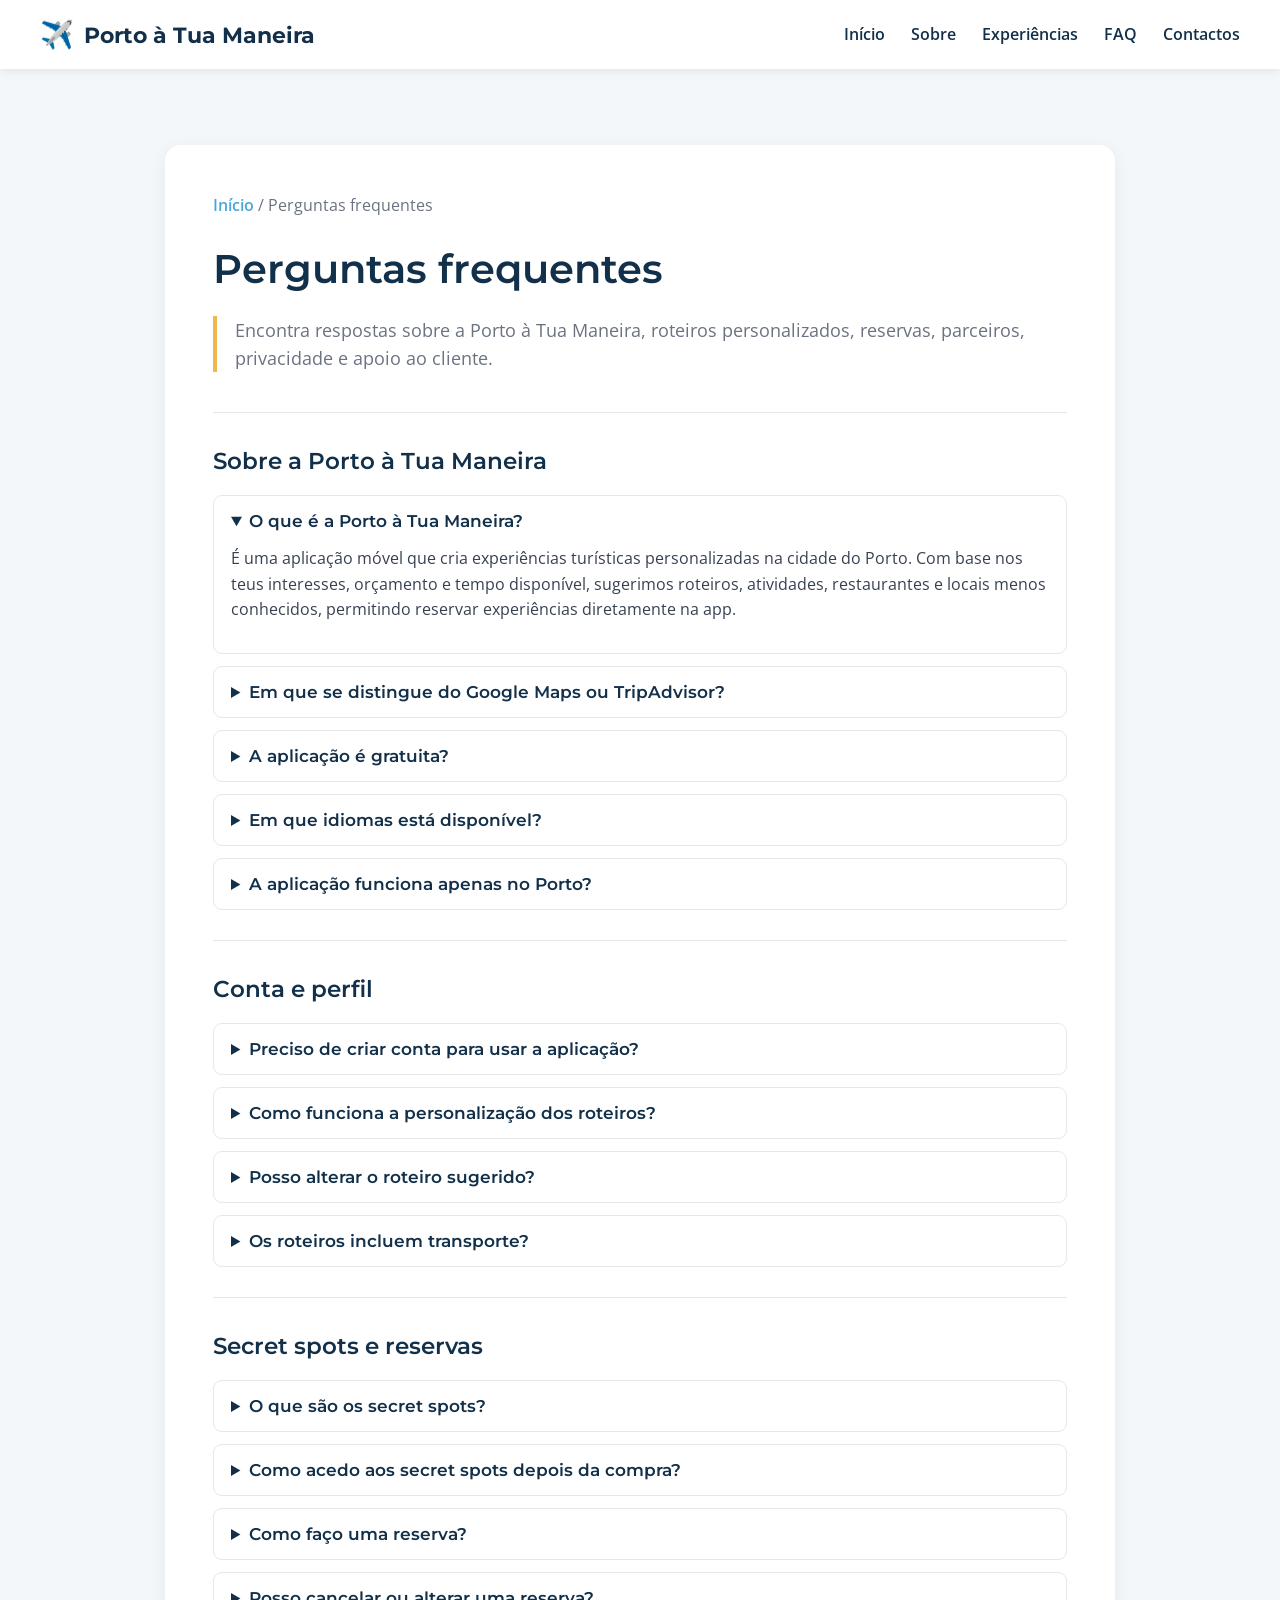
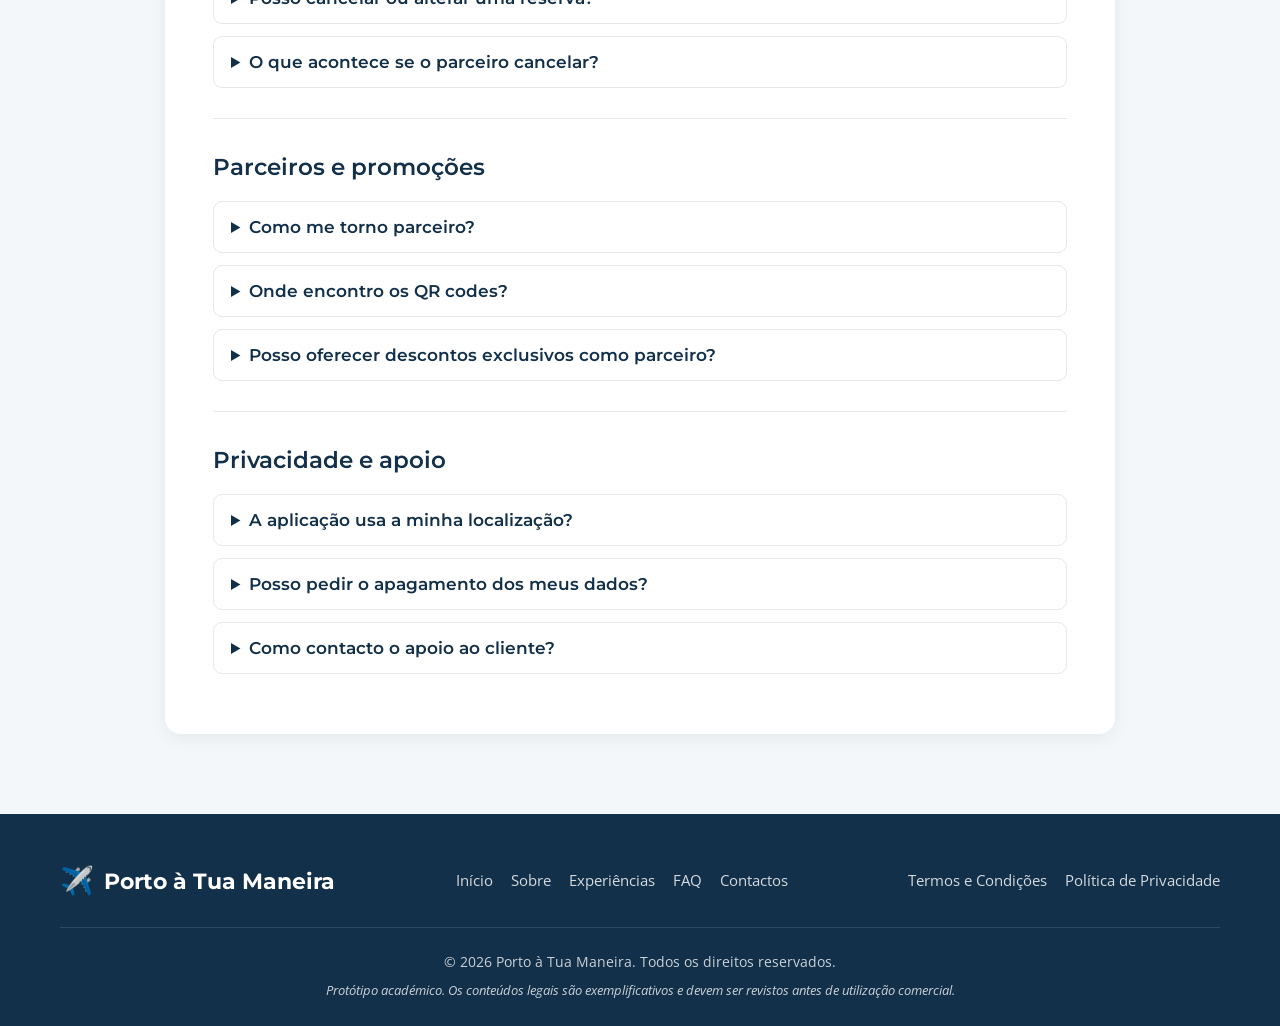
<file: faqs.html>
<!DOCTYPE html>
<html lang="pt-PT">
<head>
    <meta charset="UTF-8">
    <meta name="viewport" content="width=device-width, initial-scale=1.0">
    <title>Perguntas Frequentes | Porto à Tua Maneira</title>
    <link rel="stylesheet" href="styles.css">
    <link rel="preconnect" href="https://fonts.googleapis.com">
    <link rel="preconnect" href="https://fonts.gstatic.com" crossorigin>
    <link href="https://fonts.googleapis.com/css2?family=Montserrat:wght@400;600;700&family=Open+Sans:wght@400;600&display=swap" rel="stylesheet">
</head>
<body>
    <header>
        <nav class="navbar">
            <a class="logo" href="index.html"><span class="logo-icon">✈️</span><span class="logo-text">Porto à Tua Maneira</span></a>
            <button class="mobile-menu-btn" id="mobileMenuBtn" aria-label="Abrir menu"><span></span><span></span><span></span></button>
            <ul class="nav-links" id="navLinks">
                <li><a href="index.html">In&iacute;cio</a></li>
                <li><a href="index.html#sobre">Sobre</a></li>
                <li><a href="index.html#experiencias">Experi&ecirc;ncias</a></li>
                <li><a href="faqs.html">FAQ</a></li>
                <li><a href="index.html#contactos">Contactos</a></li>
            </ul>
        </nav>
    </header>

    <main class="legal-page">
        <div class="container legal-container">
            <p class="breadcrumb"><a href="index.html">In&iacute;cio</a> / Perguntas frequentes</p>
            <h1>Perguntas frequentes</h1>
            <p class="legal-intro">Encontra respostas sobre a Porto &agrave; Tua Maneira, roteiros personalizados, reservas, parceiros, privacidade e apoio ao cliente.</p>

            <section class="legal-section">
                <h2>Sobre a Porto &agrave; Tua Maneira</h2>
                <details open><summary>O que &eacute; a Porto &agrave; Tua Maneira?</summary><p>&Eacute; uma aplica&ccedil;&atilde;o m&oacute;vel que cria experi&ecirc;ncias tur&iacute;sticas personalizadas na cidade do Porto. Com base nos teus interesses, or&ccedil;amento e tempo dispon&iacute;vel, sugerimos roteiros, atividades, restaurantes e locais menos conhecidos, permitindo reservar experi&ecirc;ncias diretamente na app.</p></details>
                <details><summary>Em que se distingue do Google Maps ou TripAdvisor?</summary><p>Estas plataformas ajudam a pesquisar e avaliar locais, mas n&atilde;o criam um roteiro personalizado nem ligam diretamente o utilizador a ofertas exclusivas de neg&oacute;cios locais. A Porto &agrave; Tua Maneira combina personaliza&ccedil;&atilde;o real, reservas integradas, conte&uacute;dos exclusivos &mdash; os secret spots &mdash; e apoio ao com&eacute;rcio local numa s&oacute; plataforma.</p></details>
                <details><summary>A aplica&ccedil;&atilde;o &eacute; gratuita?</summary><p>Sim. O download e a cria&ccedil;&atilde;o de conta s&atilde;o gratuitos. Algumas funcionalidades, como reservas de experi&ecirc;ncias espec&iacute;ficas e conte&uacute;dos exclusivos, podem ter custo, sempre apresentado antes da confirma&ccedil;&atilde;o da compra.</p></details>
                <details><summary>Em que idiomas est&aacute; dispon&iacute;vel?</summary><p>A aplica&ccedil;&atilde;o est&aacute; dispon&iacute;vel em portugu&ecirc;s e ingl&ecirc;s, com possibilidade de alargamento a outros idiomas numa fase futura.</p></details>
                <details><summary>A aplica&ccedil;&atilde;o funciona apenas no Porto?</summary><p>Numa primeira fase, o foco &eacute; exclusivamente a cidade do Porto e a sua &aacute;rea metropolitana. A expans&atilde;o para outras cidades poder&aacute; ser considerada no futuro.</p></details>
            </section>

            <section class="legal-section">
                <h2>Conta e perfil</h2>
                <details><summary>Preciso de criar conta para usar a aplica&ccedil;&atilde;o?</summary><p>Podes consultar algumas recomenda&ccedil;&otilde;es sem conta. Para guardar prefer&ecirc;ncias, efetuar reservas ou aceder a conte&uacute;dos exclusivos, &eacute; necess&aacute;rio criar uma conta gratuita.</p></details>
                <details><summary>Como funciona a personaliza&ccedil;&atilde;o dos roteiros?</summary><p>Ao criares o teu perfil, indicas os teus interesses, or&ccedil;amento aproximado e tempo dispon&iacute;vel. A aplica&ccedil;&atilde;o sugere roteiros, atividades e locais adequados, incluindo op&ccedil;&otilde;es menos conhecidas do grande p&uacute;blico.</p></details>
                <details><summary>Posso alterar o roteiro sugerido?</summary><p>Sim. As recomenda&ccedil;&otilde;es s&atilde;o um ponto de partida: podes substituir atividades, ajustar hor&aacute;rios ou adicionar novos locais ao teu roteiro em qualquer momento.</p></details>
                <details><summary>Os roteiros incluem transporte?</summary><p>A aplica&ccedil;&atilde;o integra-se com o Google Maps para orienta&ccedil;&atilde;o e navega&ccedil;&atilde;o aut&oacute;noma entre os pontos do roteiro, mas n&atilde;o inclui reservas de transportes p&uacute;blicos ou privados.</p></details>
            </section>

            <section class="legal-section">
                <h2>Secret spots e reservas</h2>
                <details><summary>O que s&atilde;o os secret spots?</summary><p>S&atilde;o conte&uacute;dos exclusivos pagos com informa&ccedil;&atilde;o sobre locais, recantos e experi&ecirc;ncias menos divulgadas do Porto, para quem procura uma viv&ecirc;ncia mais aut&ecirc;ntica e afastada dos circuitos tur&iacute;sticos habituais.</p></details>
                <details><summary>Como acedo aos secret spots depois da compra?</summary><p>Ap&oacute;s a compra, o conte&uacute;do fica dispon&iacute;vel de forma permanente na sec&ccedil;&atilde;o &ldquo;Os meus conte&uacute;dos&rdquo; da tua conta e pode ser consultado offline ap&oacute;s o primeiro carregamento.</p></details>
                <details><summary>Como fa&ccedil;o uma reserva?</summary><p>Escolhe a experi&ecirc;ncia, seleciona a data, hora e n&uacute;mero de participantes e confirma atrav&eacute;s do pagamento seguro da aplica&ccedil;&atilde;o. Receber&aacute;s uma confirma&ccedil;&atilde;o assim que o parceiro validar a disponibilidade.</p></details>
                <details><summary>Posso cancelar ou alterar uma reserva?</summary><p>Sim, na sec&ccedil;&atilde;o &ldquo;As minhas reservas&rdquo;. As condi&ccedil;&otilde;es de cancelamento e reembolso variam consoante a pol&iacute;tica de cada parceiro e a anteced&ecirc;ncia do pedido; podes consult&aacute;-las antes de confirmar.</p></details>
                <details><summary>O que acontece se o parceiro cancelar?</summary><p>Ser&aacute;s notificado de imediato e receber&aacute;s reembolso integral ou, quando dispon&iacute;vel, uma proposta de experi&ecirc;ncia alternativa equivalente.</p></details>
            </section>

            <section class="legal-section">
                <h2>Parceiros e promo&ccedil;&otilde;es</h2>
                <details><summary>Como me torno parceiro?</summary><p>Podes candidatar-te atrav&eacute;s da sec&ccedil;&atilde;o de parcerias no website ou escrever para <a href="mailto:parcerias@portoatuamaneira.pt">parcerias@portoatuamaneira.pt</a>. S&atilde;o exigidos requisitos m&iacute;nimos de licenciamento e qualidade, al&eacute;m da aceita&ccedil;&atilde;o das condi&ccedil;&otilde;es comerciais da parceria.</p></details>
                <details><summary>Onde encontro os QR codes?</summary><p>Em pontos estrat&eacute;gicos como t&aacute;xis, alojamentos, restaurantes parceiros e locais tur&iacute;sticos. Normalmente est&atilde;o associados a uma oferta, desconto ou mini-rota gratuita.</p></details>
                <details><summary>Posso oferecer descontos exclusivos como parceiro?</summary><p>Sim. Os parceiros podem criar ofertas, descontos ou mini-experi&ecirc;ncias exclusivas para os utilizadores da aplica&ccedil;&atilde;o.</p></details>
            </section>

            <section class="legal-section">
                <h2>Privacidade e apoio</h2>
                <details><summary>A aplica&ccedil;&atilde;o usa a minha localiza&ccedil;&atilde;o?</summary><p>Apenas com o teu consentimento, para apresentar recomenda&ccedil;&otilde;es relevantes, mapas e apoio &agrave; navega&ccedil;&atilde;o. Podes gerir esta permiss&atilde;o nas defini&ccedil;&otilde;es do teu dispositivo.</p></details>
                <details><summary>Posso pedir o apagamento dos meus dados?</summary><p>Sim. Podes pedir acesso, retifica&ccedil;&atilde;o, apagamento, portabilidade ou oposi&ccedil;&atilde;o ao tratamento dos teus dados atrav&eacute;s de <a href="mailto:privacidade@portoatuamaneira.pt">privacidade@portoatuamaneira.pt</a>.</p></details>
                <details><summary>Como contacto o apoio ao cliente?</summary><p>Podes contactar-nos pelo e-mail <a href="mailto:suporte@portoatuamaneira.pt">suporte@portoatuamaneira.pt</a> ou atrav&eacute;s da sec&ccedil;&atilde;o de contactos. Procuramos responder no prazo de 24 a 48 horas &uacute;teis; situa&ccedil;&otilde;es urgentes relacionadas com reservas no pr&oacute;prio dia t&ecirc;m prioridade.</p></details>
            </section>
        </div>
    </main>

    <footer>
        <div class="container">
            <div class="footer-content">
                <a class="footer-logo" href="index.html"><span class="logo-icon">✈️</span><span class="logo-text">Porto &agrave; Tua Maneira</span></a>
                <div class="footer-links"><a href="index.html">In&iacute;cio</a><a href="index.html#sobre">Sobre</a><a href="index.html#experiencias">Experi&ecirc;ncias</a><a href="faqs.html">FAQ</a><a href="index.html#contactos">Contactos</a></div>
                <div class="footer-legal"><a href="termos.html">Termos e Condi&ccedil;&otilde;es</a><a href="privacidade.html">Pol&iacute;tica de Privacidade</a></div>
            </div>
            <div class="footer-bottom"><p>&copy; 2026 Porto &agrave; Tua Maneira. Todos os direitos reservados.</p><p class="disclaimer">Prot&oacute;tipo acad&eacute;mico. Os conte&uacute;dos legais s&atilde;o exemplificativos e devem ser revistos antes de utiliza&ccedil;&atilde;o comercial.</p></div>
        </div>
    </footer>
    <script src="script.js"></script>
</body>
</html>
</file>
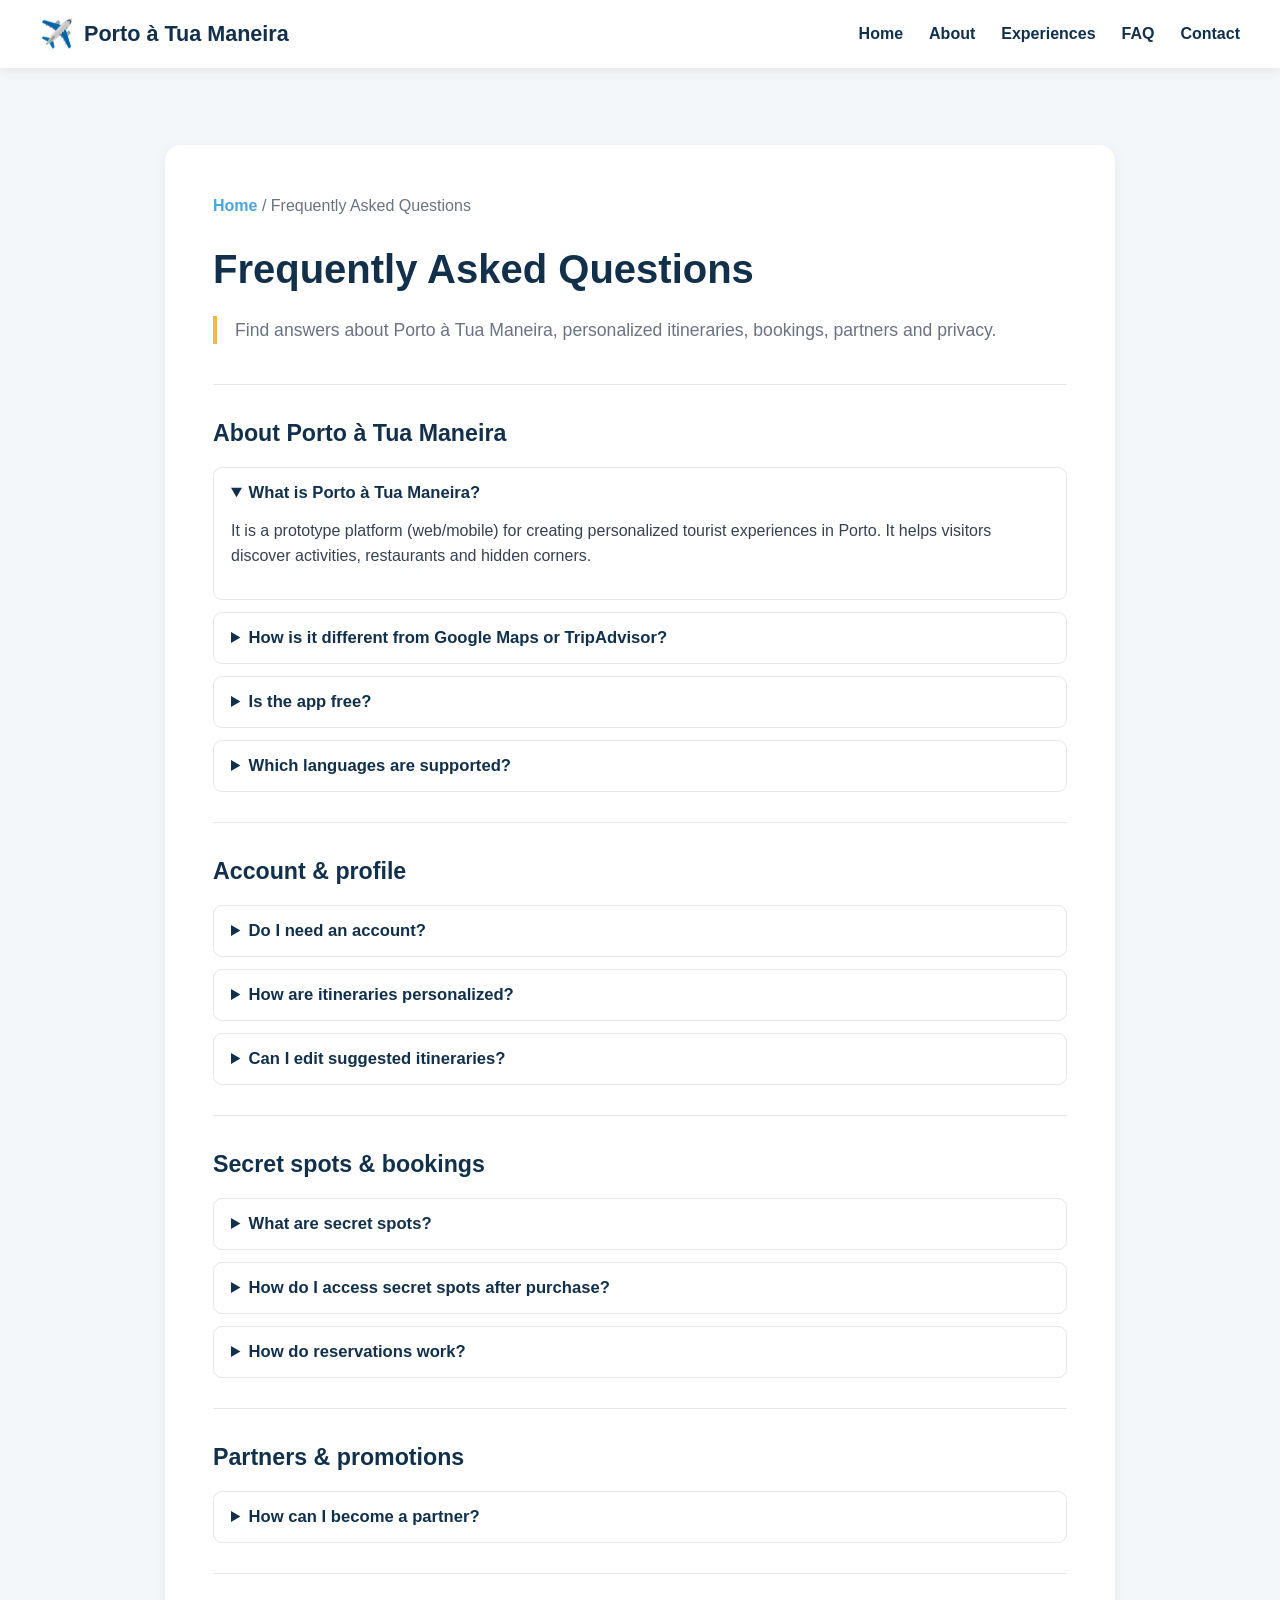
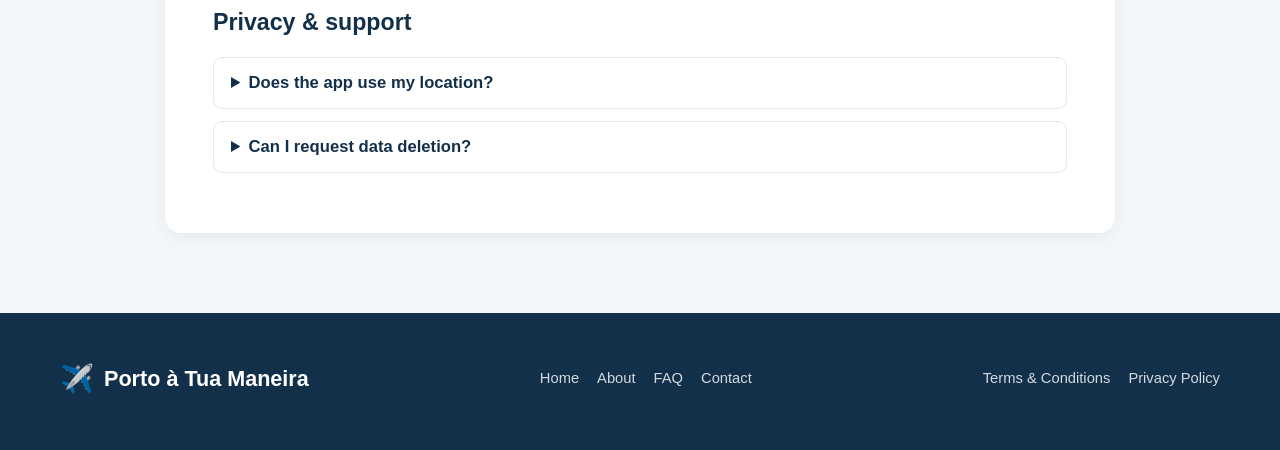
<file: faqs_en.html>
<!DOCTYPE html>
<html lang="en">
<head>
  <meta charset="utf-8">
  <meta name="viewport" content="width=device-width, initial-scale=1">
  <title>FAQs | Porto à Tua Maneira</title>
  <meta name="description" content="Frequently asked questions about Porto à Tua Maneira — personalized itineraries, bookings and privacy.">
  <link rel="stylesheet" href="styles.css">
  <link rel="alternate" hreflang="pt-PT" href="/faqs.html">
</head>
<body>
  <header>
    <nav class="navbar">
      <a class="logo" href="index_en.html"><span class="logo-icon">✈️</span><span class="logo-text">Porto à Tua Maneira</span></a>
      <button class="mobile-menu-btn" id="mobileMenuBtn" aria-label="Open menu"><span></span><span></span><span></span></button>
      <ul class="nav-links" id="navLinks">
        <li><a href="index_en.html">Home</a></li>
        <li><a href="index_en.html#sobre">About</a></li>
        <li><a href="index_en.html#experiencias">Experiences</a></li>
        <li><a href="faqs_en.html">FAQ</a></li>
        <li><a href="index_en.html#contactos">Contact</a></li>
      </ul>
    </nav>
  </header>

  <main class="legal-page" id="maincontent">
    <div class="container legal-container">
      <p class="breadcrumb"><a href="index_en.html">Home</a> / Frequently Asked Questions</p>
      <h1>Frequently Asked Questions</h1>
      <p class="legal-intro">Find answers about Porto à Tua Maneira, personalized itineraries, bookings, partners and privacy.</p>

      <section class="legal-section">
        <h2>About Porto à Tua Maneira</h2>
        <details open><summary>What is Porto à Tua Maneira?</summary><p>It is a prototype platform (web/mobile) for creating personalized tourist experiences in Porto. It helps visitors discover activities, restaurants and hidden corners.</p></details>
        <details><summary>How is it different from Google Maps or TripAdvisor?</summary><p>Those platforms provide search and reviews; Porto à Tua Maneira focuses on creating itineraries personalized to the user's interests, budget and time.</p></details>
        <details><summary>Is the app free?</summary><p>Downloads and account creation are free. Some premium features or exclusive content ("secret spots") may be paid.</p></details>
        <details><summary>Which languages are supported?</summary><p>The prototype supports Portuguese and English. More languages may be added in the future.</p></details>
      </section>

      <section class="legal-section">
        <h2>Account & profile</h2>
        <details><summary>Do I need an account?</summary><p>Some features like saving favorites, purchases or making reservations require an account. Other recommendations can be seen without signing in.</p></details>
        <details><summary>How are itineraries personalized?</summary><p>By creating a profile you indicate interests, budget, pace and time available; the platform returns suggested routes and activities tailored to those choices.</p></details>
        <details><summary>Can I edit suggested itineraries?</summary><p>Yes — recommendations are a starting point and can be adjusted, reordered or replaced.</p></details>
      </section>

      <section class="legal-section">
        <h2>Secret spots & bookings</h2>
        <details><summary>What are secret spots?</summary><p>Paid exclusive content detailing hidden places, local tips and curated mini-guides for users seeking a more authentic experience.</p></details>
        <details><summary>How do I access secret spots after purchase?</summary><p>The content becomes available in your account after purchase and can be accessed from the app or website.</p></details>
        <details><summary>How do reservations work?</summary><p>Select the experience, choose date, time and number of participants and confirm through the checkout flow. Partners confirm bookings in their dashboard.</p></details>
      </section>

      <section class="legal-section">
        <h2>Partners & promotions</h2>
        <details><summary>How can I become a partner?</summary><p>Businesses can contact the partnerships team via the contact page and follow the onboarding steps. Requirements include valid licensing and quality standards.</p></details>
      </section>

      <section class="legal-section">
        <h2>Privacy & support</h2>
        <details><summary>Does the app use my location?</summary><p>Only with your consent. Location helps tailor nearby suggestions and navigation features.</p></details>
        <details><summary>Can I request data deletion?</summary><p>Yes. You may request access, correction, deletion or portability of your personal data by contacting privacy@portoatuamaneira.pt.</p></details>
      </section>

    </div>
  </main>

  <footer>
    <div class="container">
      <div class="footer-content">
        <a class="footer-logo" href="index_en.html"><span class="logo-icon">✈️</span><span class="logo-text">Porto à Tua Maneira</span></a>
        <div class="footer-links"><a href="index_en.html">Home</a><a href="index_en.html#sobre">About</a><a href="faqs_en.html">FAQ</a><a href="index_en.html#contactos">Contact</a></div>
        <div class="footer-legal"><a href="terms_en.html">Terms & Conditions</a><a href="privacy_en.html">Privacy Policy</a></div>
      </div>
    </div>
  </footer>

  <script src="script.js"></script>
</body>
</html>
</file>
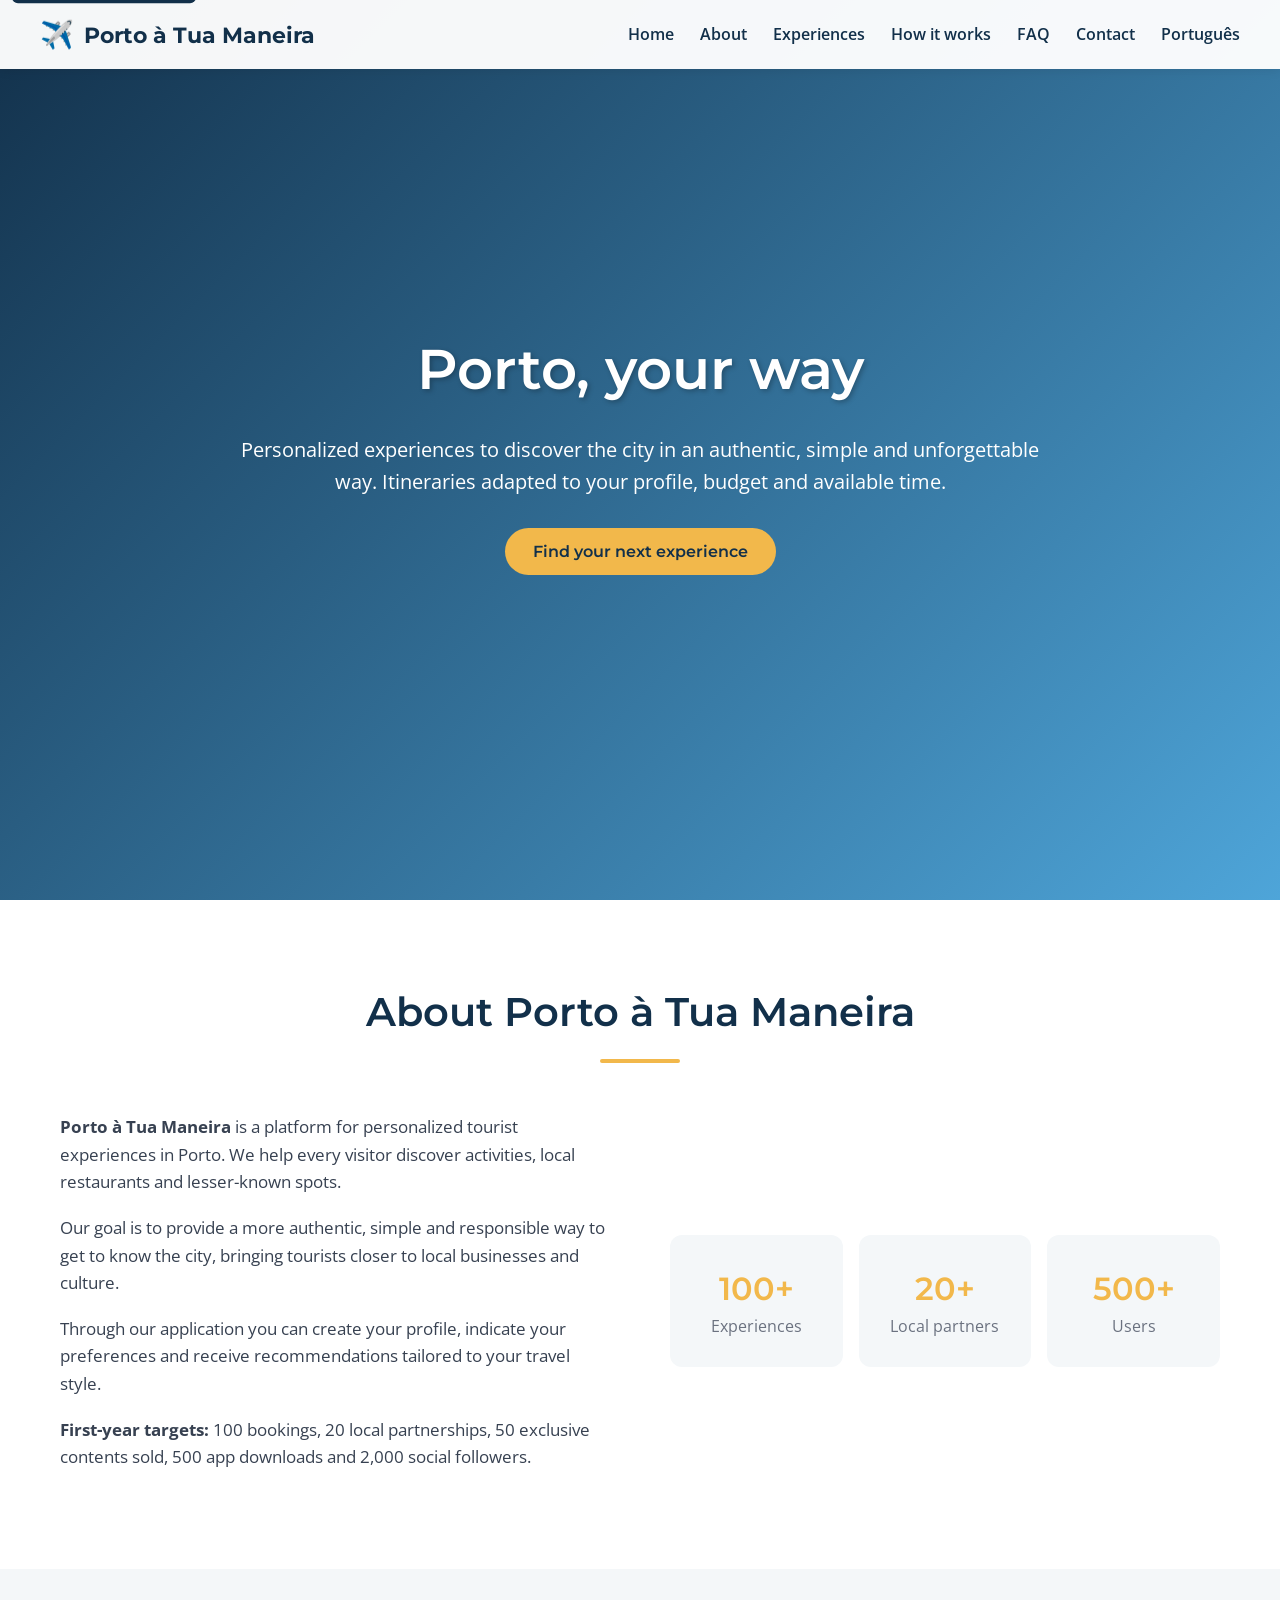
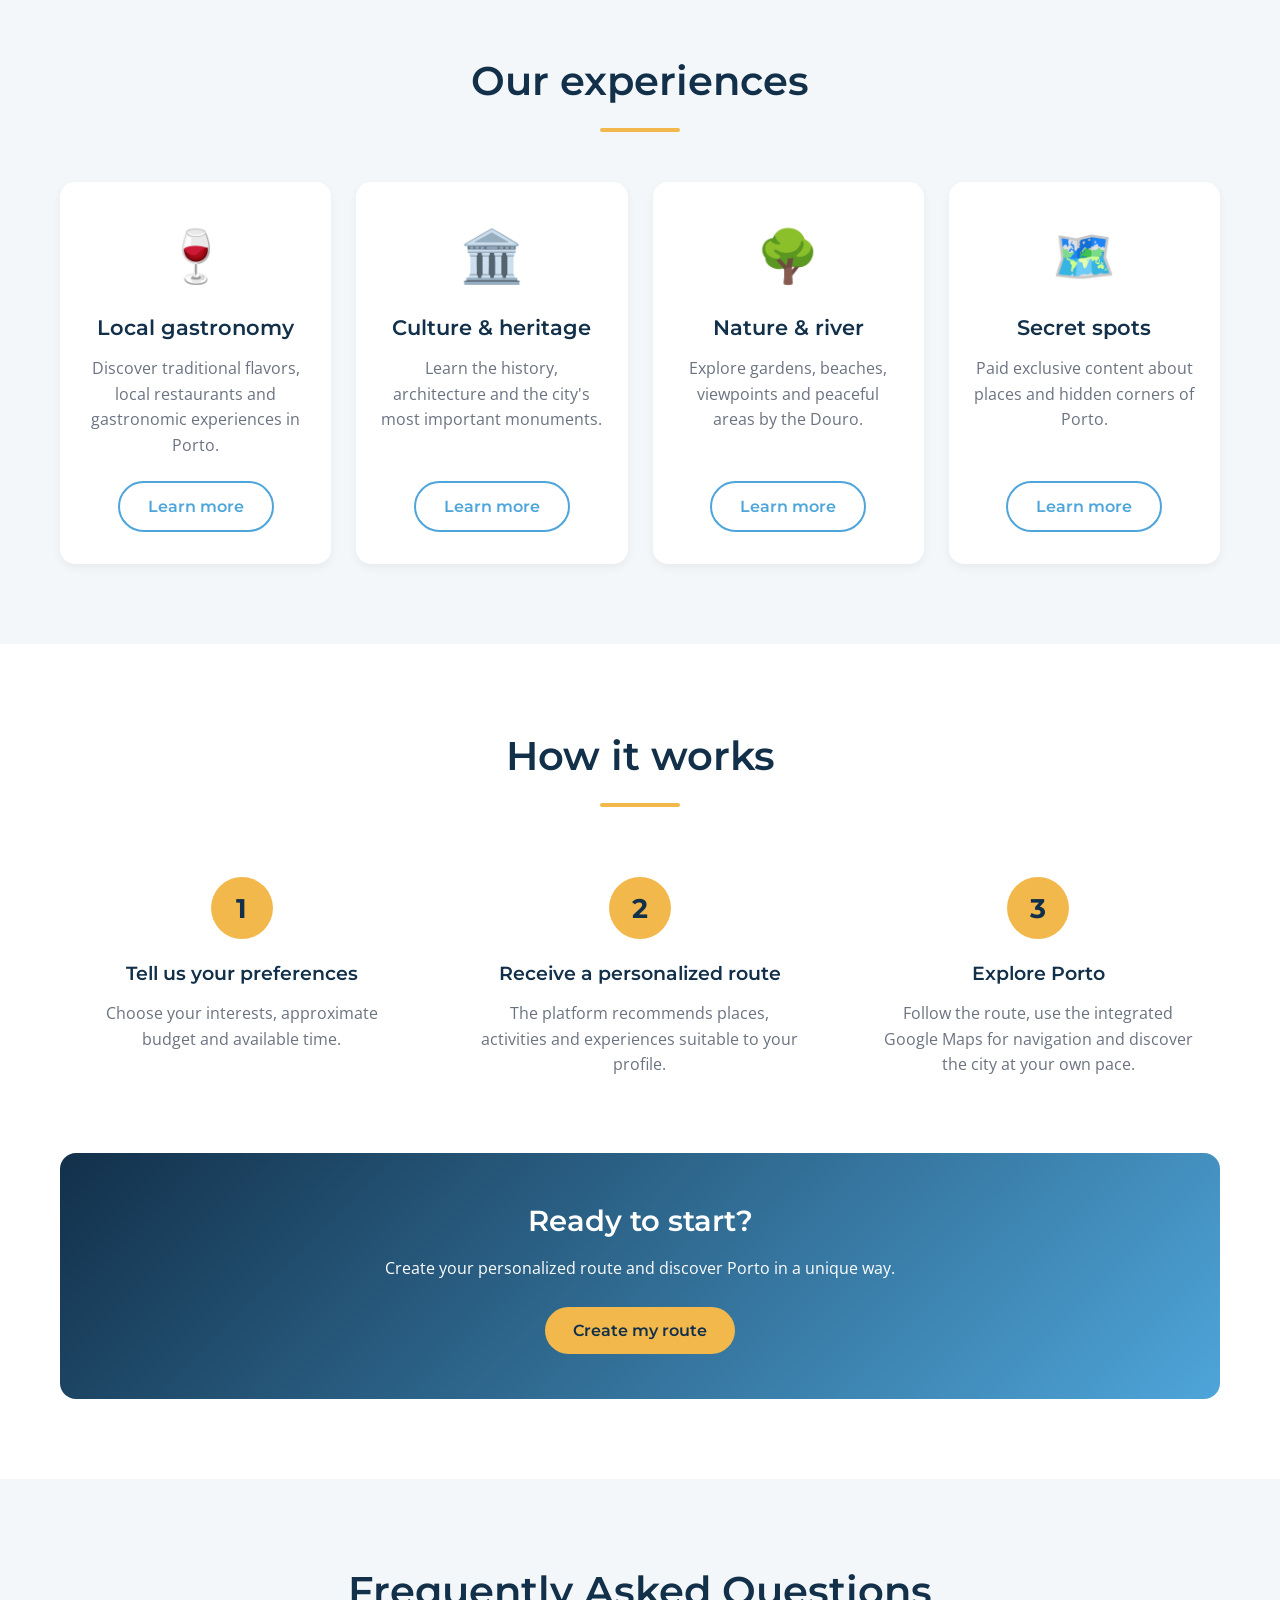
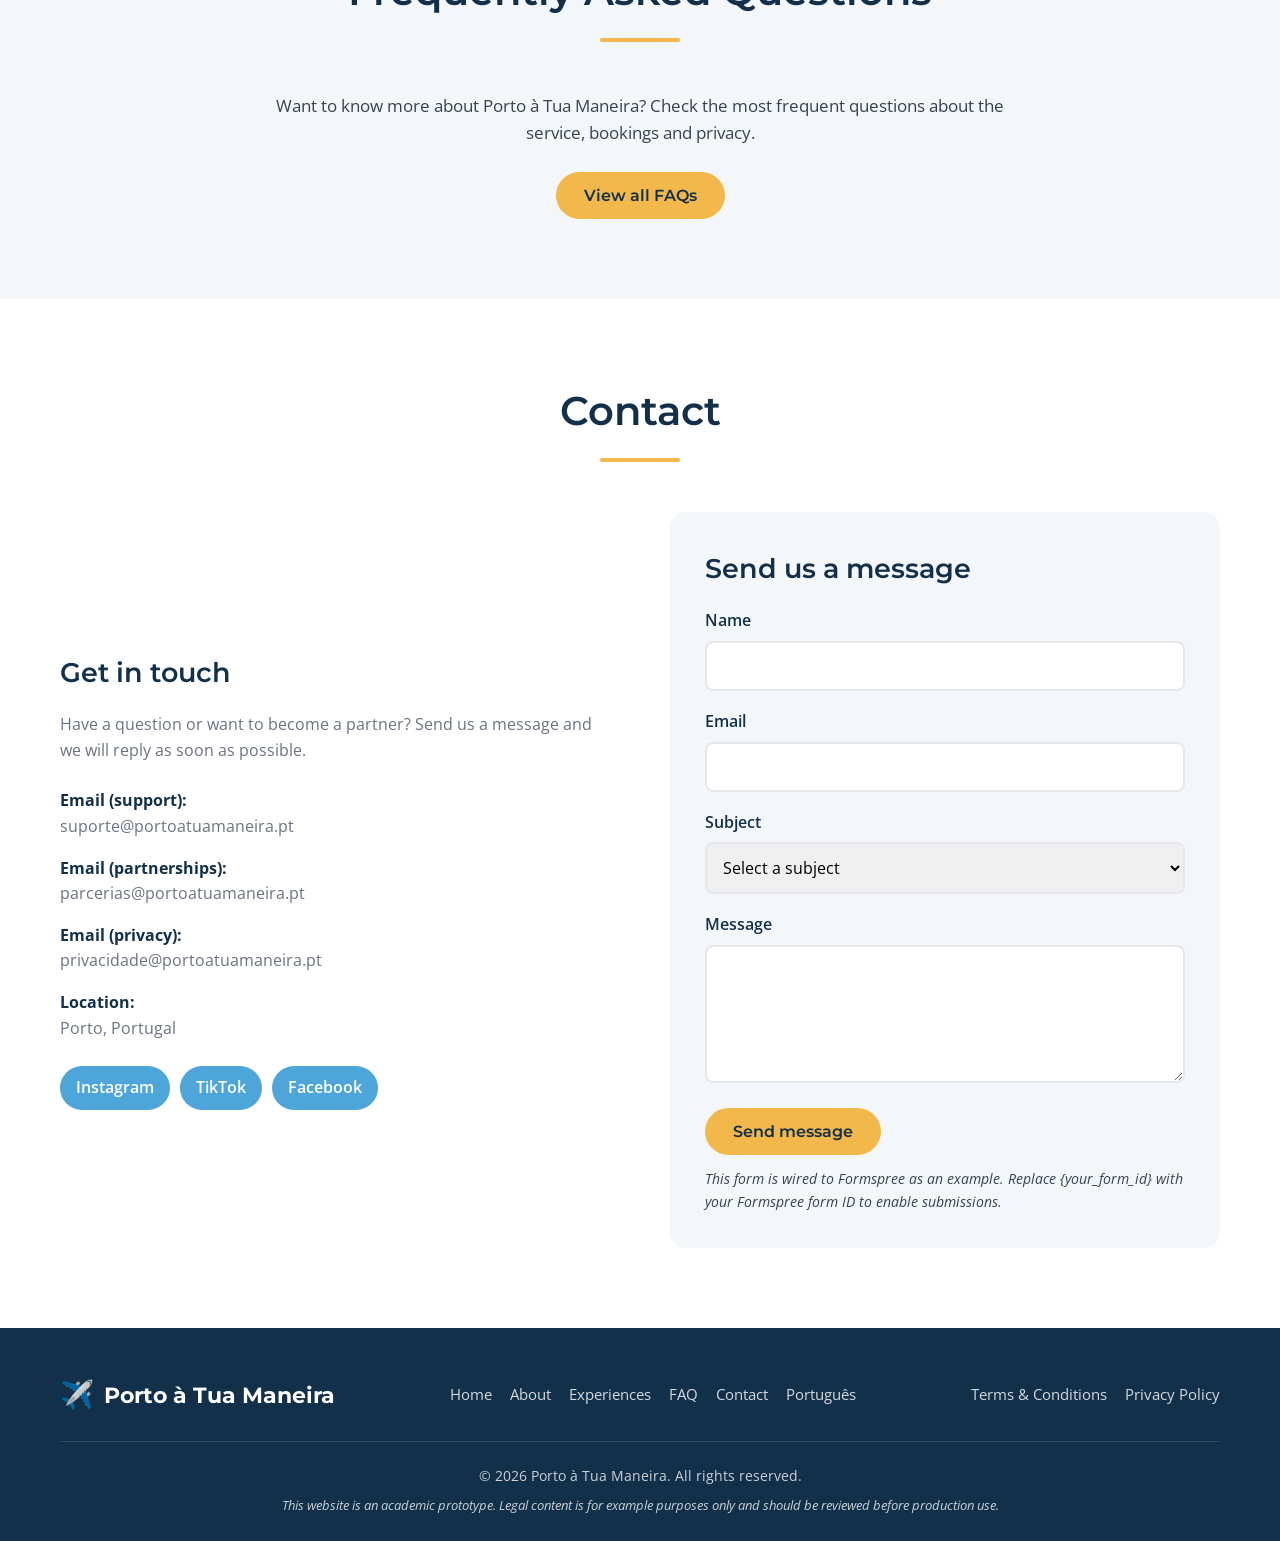
<file: index_en.html>
<!DOCTYPE html>
<html lang="en">
<head>
    <meta charset="UTF-8">
    <meta name="viewport" content="width=device-width, initial-scale=1.0">
    <title>Porto à Tua Maneira – Personalized Tourist Experiences in Porto</title>
    <meta name="description" content="Porto à Tua Maneira — personalized itineraries and experiences in Porto. Discover suggestions tailored to your profile, budget and time.">
    <link rel="alternate" hreflang="pt-PT" href="/index.html">
    <!-- Open Graph -->
    <meta property="og:title" content="Porto à Tua Maneira – Personalized Experiences in Porto">
    <meta property="og:description" content="Personalized itineraries and experiences in Porto. Create your route and discover the city your way.">
    <meta property="og:type" content="website">
    <meta property="og:image" content="https://images.unsplash.com/photo-1570554520913-ce6a5c293633?w=1200&q=80">
    <link rel="stylesheet" href="styles.css">
    <link rel="preconnect" href="https://fonts.googleapis.com">
    <link rel="preconnect" href="https://fonts.gstatic.com" crossorigin>
    <link href="https://fonts.googleapis.com/css2?family=Montserrat:wght@400;600;700&family=Open+Sans:wght@400;600&display=swap" rel="stylesheet">
</head>
<body>
    <a class="skip-link" href="#maincontent">Skip to main content</a>
    <header>
        <nav class="navbar" role="navigation" aria-label="Main menu">
            <div class="logo">
                <span class="logo-icon">✈️</span>
                <span class="logo-text">Porto à Tua Maneira</span>
            </div>
            <div class="nav-actions">
                <button class="mobile-menu-btn" id="mobileMenuBtn" aria-label="Open menu" aria-controls="navLinks" aria-expanded="false">
                    <span></span>
                    <span></span>
                    <span></span>
                </button>
            </div>
            <ul class="nav-links" id="navLinks">
                <li><a href="#inicio">Home</a></li>
                <li><a href="#sobre">About</a></li>
                <li><a href="#experiencias">Experiences</a></li>
                <li><a href="#como-funciona">How it works</a></li>
                <li><a href="faqs_en.html">FAQ</a></li>
                <li><a href="#contactos">Contact</a></li>
                <li class="lang-switch"><a href="index.html" hreflang="pt-PT">Português</a></li>
            </ul>
        </nav>
    </header>

    <main id="maincontent" role="main">
        <section id="inicio" class="hero" aria-label="Hero - Porto à Tua Maneira">
            <div class="hero-overlay" aria-hidden="true"></div>
            <div class="hero-content">
                <h1>Porto, your way</h1>
                <p>Personalized experiences to discover the city in an authentic, simple and unforgettable way. Itineraries adapted to your profile, budget and available time.</p>
                <a href="#experiencias" class="btn btn-primary">Find your next experience</a>
            </div>
        </section>

        <section id="sobre" class="section sobre">
            <div class="container">
                <h2 class="section-title">About Porto à Tua Maneira</h2>
                <div class="sobre-content">
                    <div class="sobre-text">
                        <p><strong>Porto à Tua Maneira</strong> is a platform for personalized tourist experiences in Porto. We help every visitor discover activities, local restaurants and lesser-known spots.</p>
                        <p>Our goal is to provide a more authentic, simple and responsible way to get to know the city, bringing tourists closer to local businesses and culture.</p>
                        <p>Through our application you can create your profile, indicate your preferences and receive recommendations tailored to your travel style.</p>
                        <p><strong>First-year targets:</strong> 100 bookings, 20 local partnerships, 50 exclusive contents sold, 500 app downloads and 2,000 social followers.</p>
                    </div>
                    <div class="sobre-stats" aria-hidden="false">
                        <div class="stat-card">
                            <h3>100+</h3>
                            <p>Experiences</p>
                        </div>
                        <div class="stat-card">
                            <h3>20+</h3>
                            <p>Local partners</p>
                        </div>
                        <div class="stat-card">
                            <h3>500+</h3>
                            <p>Users</p>
                        </div>
                    </div>
                </div>
            </div>
        </section>

        <section id="experiencias" class="section experiencias">
            <div class="container">
                <h2 class="section-title">Our experiences</h2>
                <div class="experiencias-grid">
                    <div class="experiencia-card">
                        <div class="card-icon" aria-hidden="true">🍷</div>
                        <h3>Local gastronomy</h3>
                        <p>Discover traditional flavors, local restaurants and gastronomic experiences in Porto.</p>
                        <a href="#contactos" class="btn btn-secondary">Learn more</a>
                    </div>
                    <div class="experiencia-card">
                        <div class="card-icon" aria-hidden="true">🏛️</div>
                        <h3>Culture & heritage</h3>
                        <p>Learn the history, architecture and the city's most important monuments.</p>
                        <a href="#contactos" class="btn btn-secondary">Learn more</a>
                    </div>
                    <div class="experiencia-card">
                        <div class="card-icon" aria-hidden="true">🌳</div>
                        <h3>Nature & river</h3>
                        <p>Explore gardens, beaches, viewpoints and peaceful areas by the Douro.</p>
                        <a href="#contactos" class="btn btn-secondary">Learn more</a>
                    </div>
                    <div class="experiencia-card">
                        <div class="card-icon" aria-hidden="true">🗺️</div>
                        <h3>Secret spots</h3>
                        <p>Paid exclusive content about places and hidden corners of Porto.</p>
                        <a href="#contactos" class="btn btn-secondary">Learn more</a>
                    </div>
                </div>
            </div>
        </section>

        <section id="como-funciona" class="section como-funciona">
            <div class="container">
                <h2 class="section-title">How it works</h2>
                <div class="steps-grid">
                    <div class="step-card">
                        <div class="step-number">1</div>
                        <h3>Tell us your preferences</h3>
                        <p>Choose your interests, approximate budget and available time.</p>
                    </div>
                    <div class="step-card">
                        <div class="step-number">2</div>
                        <h3>Receive a personalized route</h3>
                        <p>The platform recommends places, activities and experiences suitable to your profile.</p>
                    </div>
                    <div class="step-card">
                        <div class="step-number">3</div>
                        <h3>Explore Porto</h3>
                        <p>Follow the route, use the integrated Google Maps for navigation and discover the city at your own pace.</p>
                    </div>
                </div>
                <div class="cta-box">
                    <h3>Ready to start?</h3>
                    <p>Create your personalized route and discover Porto in a unique way.</p>
                    <a href="https://forms.google.com" target="_blank" rel="noopener" class="btn btn-primary">Create my route</a>
                </div>
            </div>
        </section>

        <section id="faq" class="section faq">
            <div class="container">
                <h2 class="section-title">Frequently Asked Questions</h2>
                <div class="faq-intro">
                    <p>Want to know more about Porto à Tua Maneira? Check the most frequent questions about the service, bookings and privacy.</p>
                    <a href="faqs_en.html" class="btn btn-primary">View all FAQs</a>
                </div>
            </div>
        </section>

        <section id="contactos" class="section contactos">
            <div class="container">
                <h2 class="section-title">Contact</h2>
                <div class="contactos-grid">
                    <div class="contacto-info">
                        <h3>Get in touch</h3>
                        <p>Have a question or want to become a partner? Send us a message and we will reply as soon as possible.</p>
                        <div class="contacto-item">
                            <strong>Email (support):</strong>
                            <p>suporte@portoatuamaneira.pt</p>
                        </div>
                        <div class="contacto-item">
                            <strong>Email (partnerships):</strong>
                            <p>parcerias@portoatuamaneira.pt</p>
                        </div>
                        <div class="contacto-item">
                            <strong>Email (privacy):</strong>
                            <p>privacidade@portoatuamaneira.pt</p>
                        </div>
                        <div class="contacto-item">
                            <strong>Location:</strong>
                            <p>Porto, Portugal</p>
                        </div>
                        <div class="social-links">
                            <a href="#" class="social-link">Instagram</a>
                            <a href="#" class="social-link">TikTok</a>
                            <a href="#" class="social-link">Facebook</a>
                        </div>
                    </div>
                    <div class="contacto-form">
                        <h3>Send us a message</h3>
                        <form id="contactForm" action="https://formspree.io/f/{your_form_id}" method="POST">
                            <div class="form-group">
                                <label for="nome">Name</label>
                                <input type="text" id="nome" name="name" required>
                            </div>
                            <div class="form-group">
                                <label for="email">Email</label>
                                <input type="email" id="email" name="email" required>
                            </div>
                            <div class="form-group">
                                <label for="assunto">Subject</label>
                                <select id="assunto" name="subject" required>
                                    <option value="">Select a subject</option>
                                    <option value="question">Question</option>
                                    <option value="partnership">Partnership</option>
                                    <option value="suggestion">Suggestion</option>
                                    <option value="other">Other</option>
                                </select>
                            </div>
                            <div class="form-group">
                                <label for="mensagem">Message</label>
                                <textarea id="mensagem" name="message" rows="5" required></textarea>
                            </div>
                            <button type="submit" class="btn btn-primary">Send message</button>
                        </form>
                        <div id="formStatus" class="sr-only" aria-live="polite"></div>
                        <p class="disclaimer" style="margin-top:12px;font-size:.9rem;">This form is wired to Formspree as an example. Replace {your_form_id} with your Formspree form ID to enable submissions.</p>
                    </div>
                </div>
            </div>
        </section>
    </main>

    <footer>
        <div class="container">
            <div class="footer-content">
                <div class="footer-logo">
                    <span class="logo-icon">✈️</span>
                    <span class="logo-text">Porto à Tua Maneira</span>
                </div>
                <div class="footer-links">
                    <a href="#inicio">Home</a>
                    <a href="#sobre">About</a>
                    <a href="#experiencias">Experiences</a>
                    <a href="faqs_en.html">FAQ</a>
                    <a href="#contactos">Contact</a>
                    <a href="index.html">Português</a>
                </div>
                <div class="footer-legal">
                    <a href="terms_en.html">Terms & Conditions</a>
                    <a href="privacy_en.html">Privacy Policy</a>
                </div>
            </div>
            <div class="footer-bottom">
                <p>&copy; 2026 Porto à Tua Maneira. All rights reserved.</p>
                <p class="disclaimer">This website is an academic prototype. Legal content is for example purposes only and should be reviewed before production use.</p>
            </div>
        </div>
    </footer>

    <script src="script.js"></script>
</body>
</html>
</file>
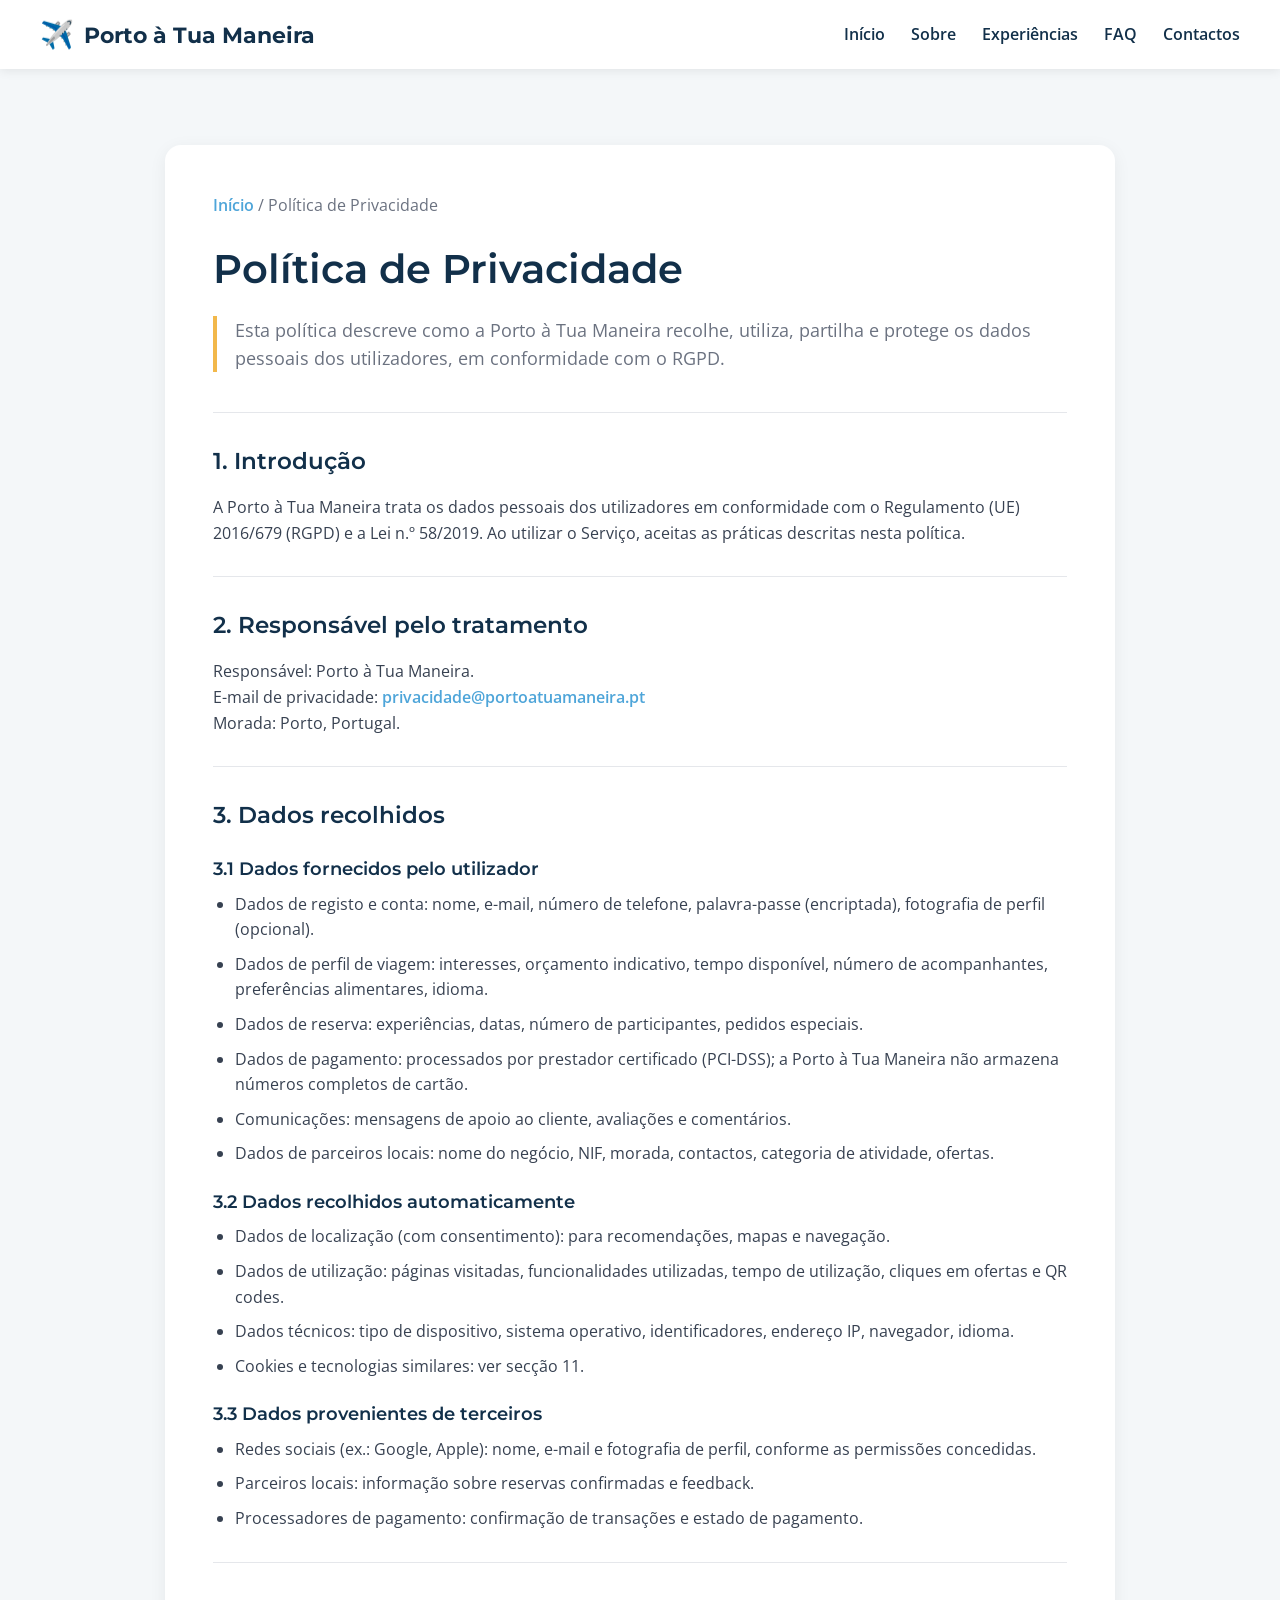
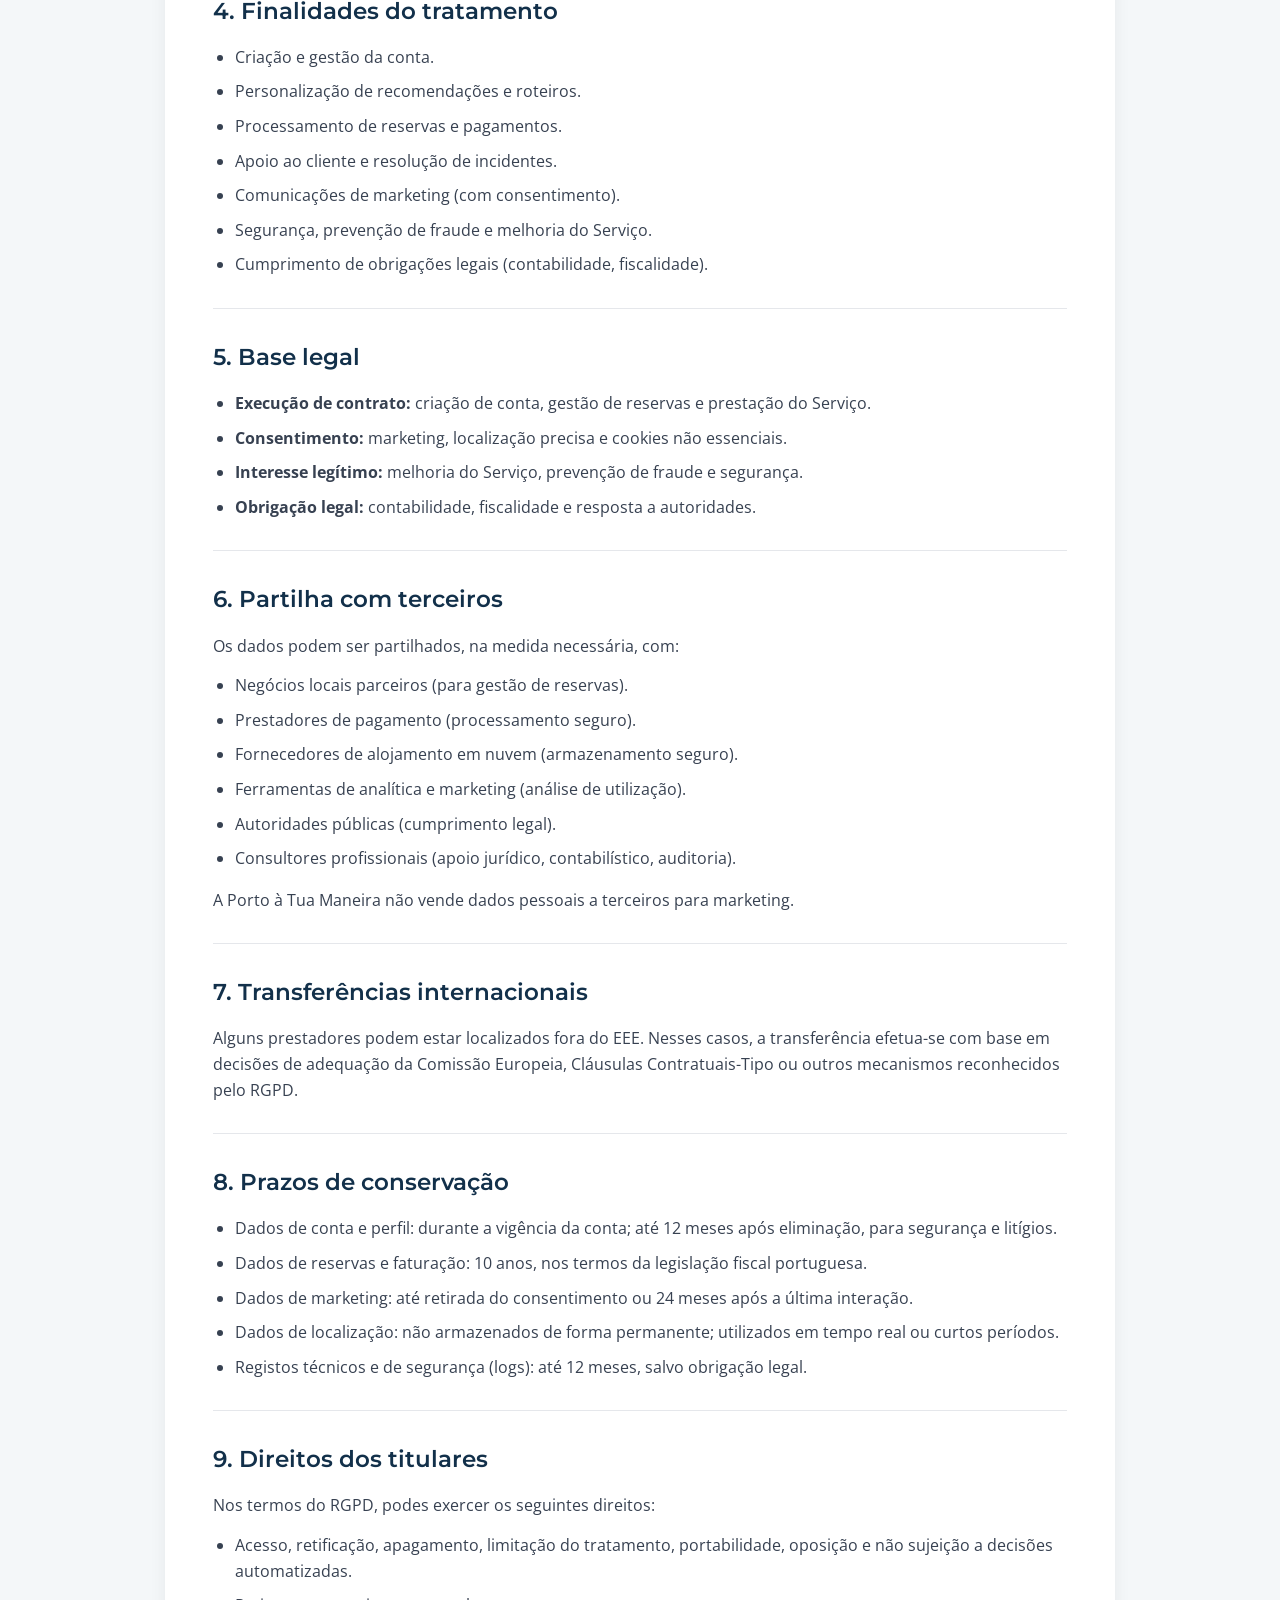
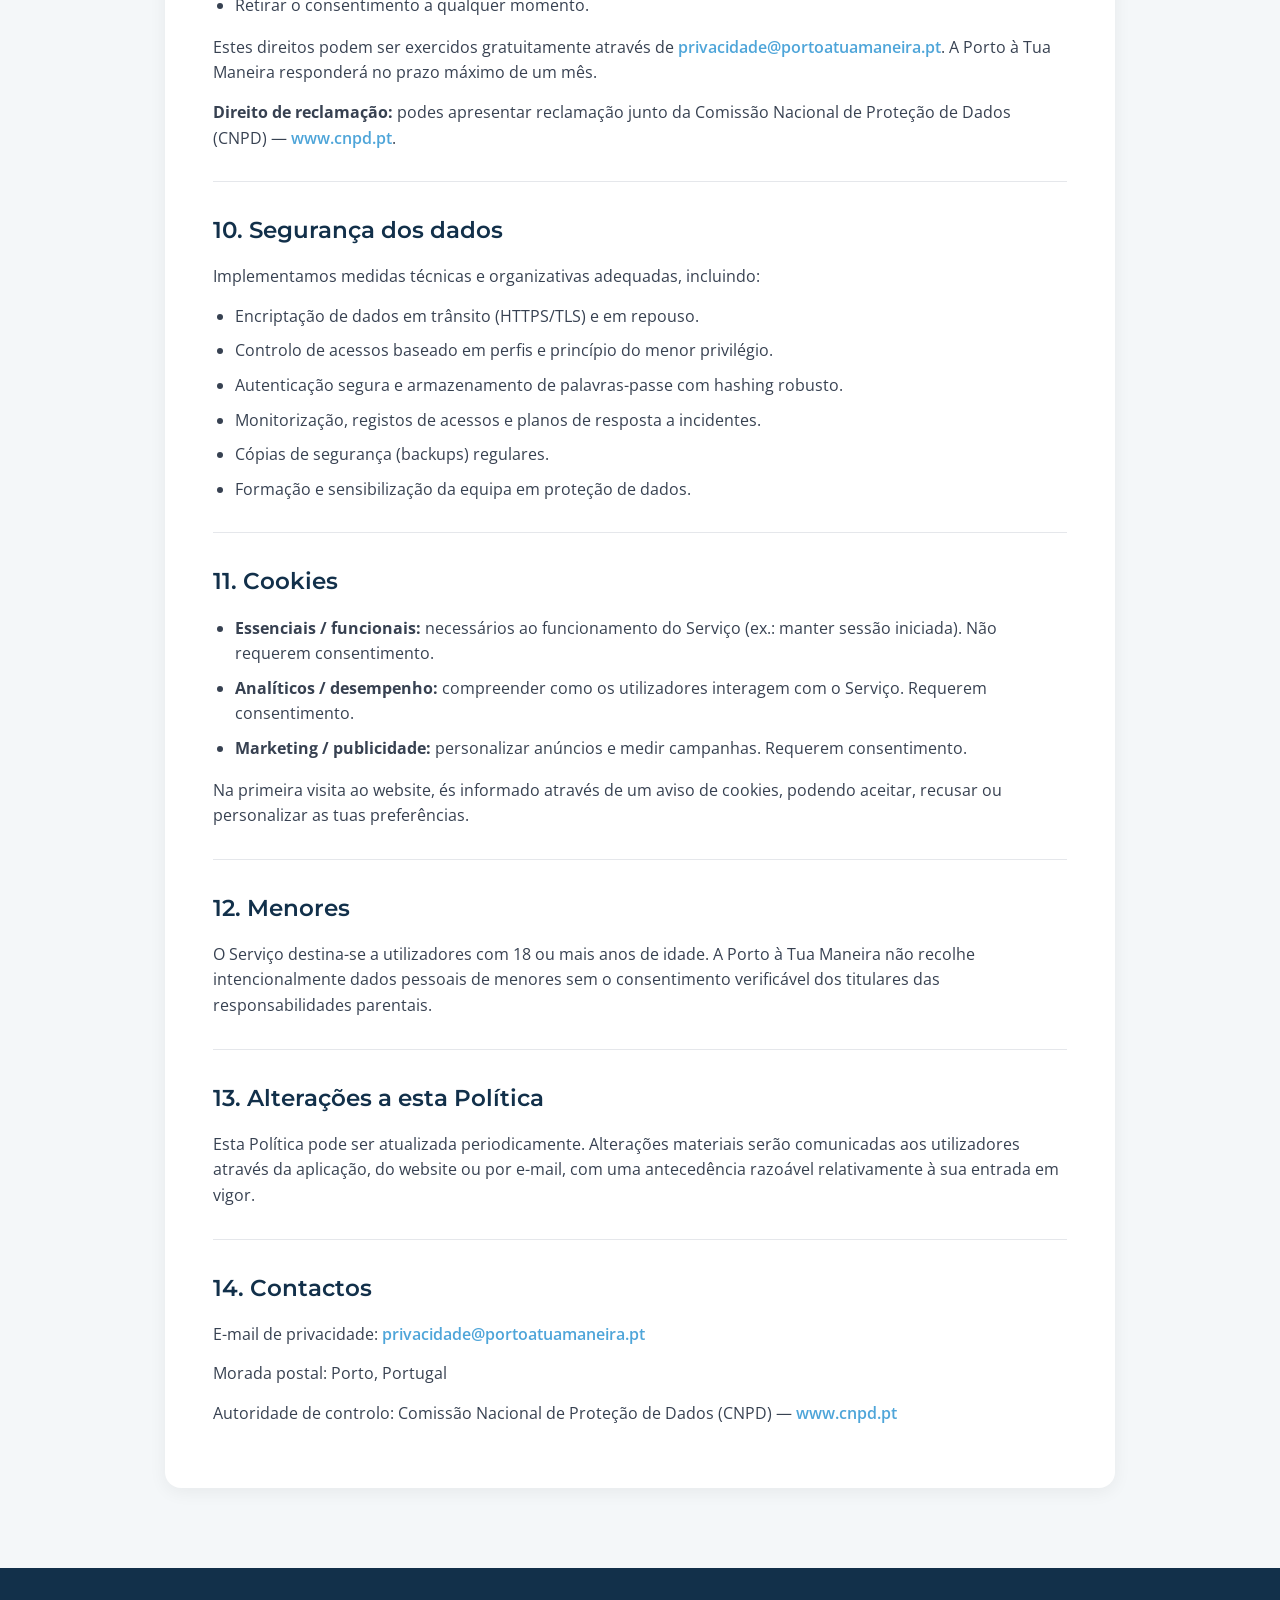
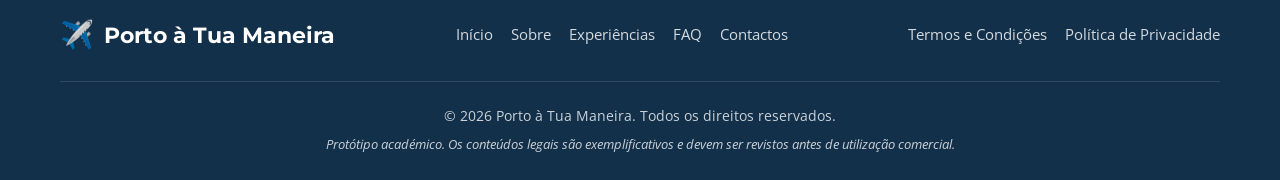
<file: privacidade.html>
<!DOCTYPE html>
<html lang="pt-PT">
<head>
    <meta charset="UTF-8">
    <meta name="viewport" content="width=device-width, initial-scale=1.0">
    <title>Pol&iacute;tica de Privacidade | Porto &agrave; Tua Maneira</title>
    <link rel="stylesheet" href="styles.css">
    <link rel="preconnect" href="https://fonts.googleapis.com">
    <link rel="preconnect" href="https://fonts.gstatic.com" crossorigin>
    <link href="https://fonts.googleapis.com/css2?family=Montserrat:wght@400;600;700&family=Open+Sans:wght@400;600&display=swap" rel="stylesheet">
</head>
<body>
    <header>
        <nav class="navbar">
            <a class="logo" href="index.html"><span class="logo-icon">✈️</span><span class="logo-text">Porto &agrave; Tua Maneira</span></a>
            <button class="mobile-menu-btn" id="mobileMenuBtn" aria-label="Abrir menu"><span></span><span></span><span></span></button>
            <ul class="nav-links" id="navLinks">
                <li><a href="index.html">In&iacute;cio</a></li>
                <li><a href="index.html#sobre">Sobre</a></li>
                <li><a href="index.html#experiencias">Experi&ecirc;ncias</a></li>
                <li><a href="faqs.html">FAQ</a></li>
                <li><a href="index.html#contactos">Contactos</a></li>
            </ul>
        </nav>
    </header>

    <main class="legal-page">
        <div class="container legal-container">
            <p class="breadcrumb"><a href="index.html">In&iacute;cio</a> / Pol&iacute;tica de Privacidade</p>
            <h1>Pol&iacute;tica de Privacidade</h1>
            <p class="legal-intro">Esta pol&iacute;tica descreve como a Porto &agrave; Tua Maneira recolhe, utiliza, partilha e protege os dados pessoais dos utilizadores, em conformidade com o RGPD.</p>

            <section class="legal-section">
                <h2>1. Introdu&ccedil;&atilde;o</h2>
                <p>A Porto &agrave; Tua Maneira trata os dados pessoais dos utilizadores em conformidade com o Regulamento (UE) 2016/679 (RGPD) e a Lei n.&ordm; 58/2019. Ao utilizar o Servi&ccedil;o, aceitas as pr&aacute;ticas descritas nesta pol&iacute;tica.</p>
            </section>

            <section class="legal-section">
                <h2>2. Respons&aacute;vel pelo tratamento</h2>
                <p>Respons&aacute;vel: Porto &agrave; Tua Maneira.<br>
                E-mail de privacidade: <a href="mailto:privacidade@portoatuamaneira.pt">privacidade@portoatuamaneira.pt</a><br>
                Morada: Porto, Portugal.</p>
            </section>

            <section class="legal-section">
                <h2>3. Dados recolhidos</h2>
                <h3>3.1 Dados fornecidos pelo utilizador</h3>
                <ul>
                    <li>Dados de registo e conta: nome, e-mail, n&uacute;mero de telefone, palavra-passe (encriptada), fotografia de perfil (opcional).</li>
                    <li>Dados de perfil de viagem: interesses, or&ccedil;amento indicativo, tempo dispon&iacute;vel, n&uacute;mero de acompanhantes, prefer&ecirc;ncias alimentares, idioma.</li>
                    <li>Dados de reserva: experi&ecirc;ncias, datas, n&uacute;mero de participantes, pedidos especiais.</li>
                    <li>Dados de pagamento: processados por prestador certificado (PCI-DSS); a Porto &agrave; Tua Maneira n&atilde;o armazena n&uacute;meros completos de cart&atilde;o.</li>
                    <li>Comunica&ccedil;&otilde;es: mensagens de apoio ao cliente, avalia&ccedil;&otilde;es e coment&aacute;rios.</li>
                    <li>Dados de parceiros locais: nome do neg&oacute;cio, NIF, morada, contactos, categoria de atividade, ofertas.</li>
                </ul>
                <h3>3.2 Dados recolhidos automaticamente</h3>
                <ul>
                    <li>Dados de localiza&ccedil;&atilde;o (com consentimento): para recomenda&ccedil;&otilde;es, mapas e navega&ccedil;&atilde;o.</li>
                    <li>Dados de utiliza&ccedil;&atilde;o: p&aacute;ginas visitadas, funcionalidades utilizadas, tempo de utiliza&ccedil;&atilde;o, cliques em ofertas e QR codes.</li>
                    <li>Dados t&eacute;cnicos: tipo de dispositivo, sistema operativo, identificadores, endere&ccedil;o IP, navegador, idioma.</li>
                    <li>Cookies e tecnologias similares: ver sec&ccedil;&atilde;o 11.</li>
                </ul>
                <h3>3.3 Dados provenientes de terceiros</h3>
                <ul>
                    <li>Redes sociais (ex.: Google, Apple): nome, e-mail e fotografia de perfil, conforme as permiss&otilde;es concedidas.</li>
                    <li>Parceiros locais: informa&ccedil;&atilde;o sobre reservas confirmadas e feedback.</li>
                    <li>Processadores de pagamento: confirma&ccedil;&atilde;o de transa&ccedil;&otilde;es e estado de pagamento.</li>
                </ul>
            </section>

            <section class="legal-section">
                <h2>4. Finalidades do tratamento</h2>
                <ul>
                    <li>Cria&ccedil;&atilde;o e gest&atilde;o da conta.</li>
                    <li>Personaliza&ccedil;&atilde;o de recomenda&ccedil;&otilde;es e roteiros.</li>
                    <li>Processamento de reservas e pagamentos.</li>
                    <li>Apoio ao cliente e resolu&ccedil;&atilde;o de incidentes.</li>
                    <li>Comunica&ccedil;&otilde;es de marketing (com consentimento).</li>
                    <li>Seguran&ccedil;a, preven&ccedil;&atilde;o de fraude e melhoria do Servi&ccedil;o.</li>
                    <li>Cumprimento de obriga&ccedil;&otilde;es legais (contabilidade, fiscalidade).</li>
                </ul>
            </section>

            <section class="legal-section">
                <h2>5. Base legal</h2>
                <ul>
                    <li><strong>Execu&ccedil;&atilde;o de contrato:</strong> cria&ccedil;&atilde;o de conta, gest&atilde;o de reservas e presta&ccedil;&atilde;o do Servi&ccedil;o.</li>
                    <li><strong>Consentimento:</strong> marketing, localiza&ccedil;&atilde;o precisa e cookies n&atilde;o essenciais.</li>
                    <li><strong>Interesse leg&iacute;timo:</strong> melhoria do Servi&ccedil;o, preven&ccedil;&atilde;o de fraude e seguran&ccedil;a.</li>
                    <li><strong>Obriga&ccedil;&atilde;o legal:</strong> contabilidade, fiscalidade e resposta a autoridades.</li>
                </ul>
            </section>

            <section class="legal-section">
                <h2>6. Partilha com terceiros</h2>
                <p>Os dados podem ser partilhados, na medida necess&aacute;ria, com:</p>
                <ul>
                    <li>Neg&oacute;cios locais parceiros (para gest&atilde;o de reservas).</li>
                    <li>Prestadores de pagamento (processamento seguro).</li>
                    <li>Fornecedores de alojamento em nuvem (armazenamento seguro).</li>
                    <li>Ferramentas de anal&iacute;tica e marketing (an&aacute;lise de utiliza&ccedil;&atilde;o).</li>
                    <li>Autoridades p&uacute;blicas (cumprimento legal).</li>
                    <li>Consultores profissionais (apoio jur&iacute;dico, contabil&iacute;stico, auditoria).</li>
                </ul>
                <p>A Porto &agrave; Tua Maneira n&atilde;o vende dados pessoais a terceiros para marketing.</p>
            </section>

            <section class="legal-section">
                <h2>7. Transfer&ecirc;ncias internacionais</h2>
                <p>Alguns prestadores podem estar localizados fora do EEE. Nesses casos, a transfer&ecirc;ncia efetua-se com base em decis&otilde;es de adequa&ccedil;&atilde;o da Comiss&atilde;o Europeia, Cl&aacute;usulas Contratuais-Tipo ou outros mecanismos reconhecidos pelo RGPD.</p>
            </section>

            <section class="legal-section">
                <h2>8. Prazos de conserva&ccedil;&atilde;o</h2>
                <ul>
                    <li>Dados de conta e perfil: durante a vig&ecirc;ncia da conta; at&eacute; 12 meses ap&oacute;s elimina&ccedil;&atilde;o, para seguran&ccedil;a e lit&iacute;gios.</li>
                    <li>Dados de reservas e fatura&ccedil;&atilde;o: 10 anos, nos termos da legisla&ccedil;&atilde;o fiscal portuguesa.</li>
                    <li>Dados de marketing: at&eacute; retirada do consentimento ou 24 meses ap&oacute;s a &uacute;ltima intera&ccedil;&atilde;o.</li>
                    <li>Dados de localiza&ccedil;&atilde;o: n&atilde;o armazenados de forma permanente; utilizados em tempo real ou curtos per&iacute;odos.</li>
                    <li>Registos t&eacute;cnicos e de seguran&ccedil;a (logs): at&eacute; 12 meses, salvo obriga&ccedil;&atilde;o legal.</li>
                </ul>
            </section>

            <section class="legal-section">
                <h2>9. Direitos dos titulares</h2>
                <p>Nos termos do RGPD, podes exercer os seguintes direitos:</p>
                <ul>
                    <li>Acesso, retifica&ccedil;&atilde;o, apagamento, limita&ccedil;&atilde;o do tratamento, portabilidade, oposi&ccedil;&atilde;o e n&atilde;o sujei&ccedil;&atilde;o a decis&otilde;es automatizadas.</li>
                    <li>Retirar o consentimento a qualquer momento.</li>
                </ul>
                <p>Estes direitos podem ser exercidos gratuitamente atrav&eacute;s de <a href="mailto:privacidade@portoatuamaneira.pt">privacidade@portoatuamaneira.pt</a>. A Porto &agrave; Tua Maneira responder&aacute; no prazo m&aacute;ximo de um m&ecirc;s.</p>
                <p><strong>Direito de reclama&ccedil;&atilde;o:</strong> podes apresentar reclama&ccedil;&atilde;o junto da Comiss&atilde;o Nacional de Prote&ccedil;&atilde;o de Dados (CNPD) &mdash; <a href="https://www.cnpd.pt" target="_blank" rel="noopener">www.cnpd.pt</a>.</p>
            </section>

            <section class="legal-section">
                <h2>10. Seguran&ccedil;a dos dados</h2>
                <p>Implementamos medidas t&eacute;cnicas e organizativas adequadas, incluindo:</p>
                <ul>
                    <li>Encripta&ccedil;&atilde;o de dados em tr&acirc;nsito (HTTPS/TLS) e em repouso.</li>
                    <li>Controlo de acessos baseado em perfis e princ&iacute;pio do menor privil&eacute;gio.</li>
                    <li>Autentica&ccedil;&atilde;o segura e armazenamento de palavras-passe com hashing robusto.</li>
                    <li>Monitoriza&ccedil;&atilde;o, registos de acessos e planos de resposta a incidentes.</li>
                    <li>C&oacute;pias de seguran&ccedil;a (backups) regulares.</li>
                    <li>Forma&ccedil;&atilde;o e sensibiliza&ccedil;&atilde;o da equipa em prote&ccedil;&atilde;o de dados.</li>
                </ul>
            </section>

            <section class="legal-section">
                <h2>11. Cookies</h2>
                <ul>
                    <li><strong>Essenciais / funcionais:</strong> necess&aacute;rios ao funcionamento do Servi&ccedil;o (ex.: manter sess&atilde;o iniciada). N&atilde;o requerem consentimento.</li>
                    <li><strong>Anal&iacute;ticos / desempenho:</strong> compreender como os utilizadores interagem com o Servi&ccedil;o. Requerem consentimento.</li>
                    <li><strong>Marketing / publicidade:</strong> personalizar an&uacute;ncios e medir campanhas. Requerem consentimento.</li>
                </ul>
                <p>Na primeira visita ao website, &eacute;s informado atrav&eacute;s de um aviso de cookies, podendo aceitar, recusar ou personalizar as tuas prefer&ecirc;ncias.</p>
            </section>

            <section class="legal-section">
                <h2>12. Menores</h2>
                <p>O Servi&ccedil;o destina-se a utilizadores com 18 ou mais anos de idade. A Porto &agrave; Tua Maneira n&atilde;o recolhe intencionalmente dados pessoais de menores sem o consentimento verific&aacute;vel dos titulares das responsabilidades parentais.</p>
            </section>

            <section class="legal-section">
                <h2>13. Altera&ccedil;&otilde;es a esta Pol&iacute;tica</h2>
                <p>Esta Pol&iacute;tica pode ser atualizada periodicamente. Altera&ccedil;&otilde;es materiais ser&atilde;o comunicadas aos utilizadores atrav&eacute;s da aplica&ccedil;&atilde;o, do website ou por e-mail, com uma anteced&ecirc;ncia razo&aacute;vel relativamente &agrave; sua entrada em vigor.</p>
            </section>

            <section class="legal-section">
                <h2>14. Contactos</h2>
                <p>E-mail de privacidade: <a href="mailto:privacidade@portoatuamaneira.pt">privacidade@portoatuamaneira.pt</a></p>
                <p>Morada postal: Porto, Portugal</p>
                <p>Autoridade de controlo: Comiss&atilde;o Nacional de Prote&ccedil;&atilde;o de Dados (CNPD) &mdash; <a href="https://www.cnpd.pt" target="_blank" rel="noopener">www.cnpd.pt</a></p>
            </section>
        </div>
    </main>

    <footer>
        <div class="container">
            <div class="footer-content">
                <a class="footer-logo" href="index.html"><span class="logo-icon">✈️</span><span class="logo-text">Porto &agrave; Tua Maneira</span></a>
                <div class="footer-links"><a href="index.html">In&iacute;cio</a><a href="index.html#sobre">Sobre</a><a href="index.html#experiencias">Experi&ecirc;ncias</a><a href="faqs.html">FAQ</a><a href="index.html#contactos">Contactos</a></div>
                <div class="footer-legal"><a href="termos.html">Termos e Condi&ccedil;&otilde;es</a><a href="privacidade.html">Pol&iacute;tica de Privacidade</a></div>
            </div>
            <div class="footer-bottom"><p>&copy; 2026 Porto &agrave; Tua Maneira. Todos os direitos reservados.</p><p class="disclaimer">Prot&oacute;tipo acad&eacute;mico. Os conte&uacute;dos legais s&atilde;o exemplificativos e devem ser revistos antes de utiliza&ccedil;&atilde;o comercial.</p></div>
        </div>
    </footer>
    <script src="script.js"></script>
</body>
</html>
</file>
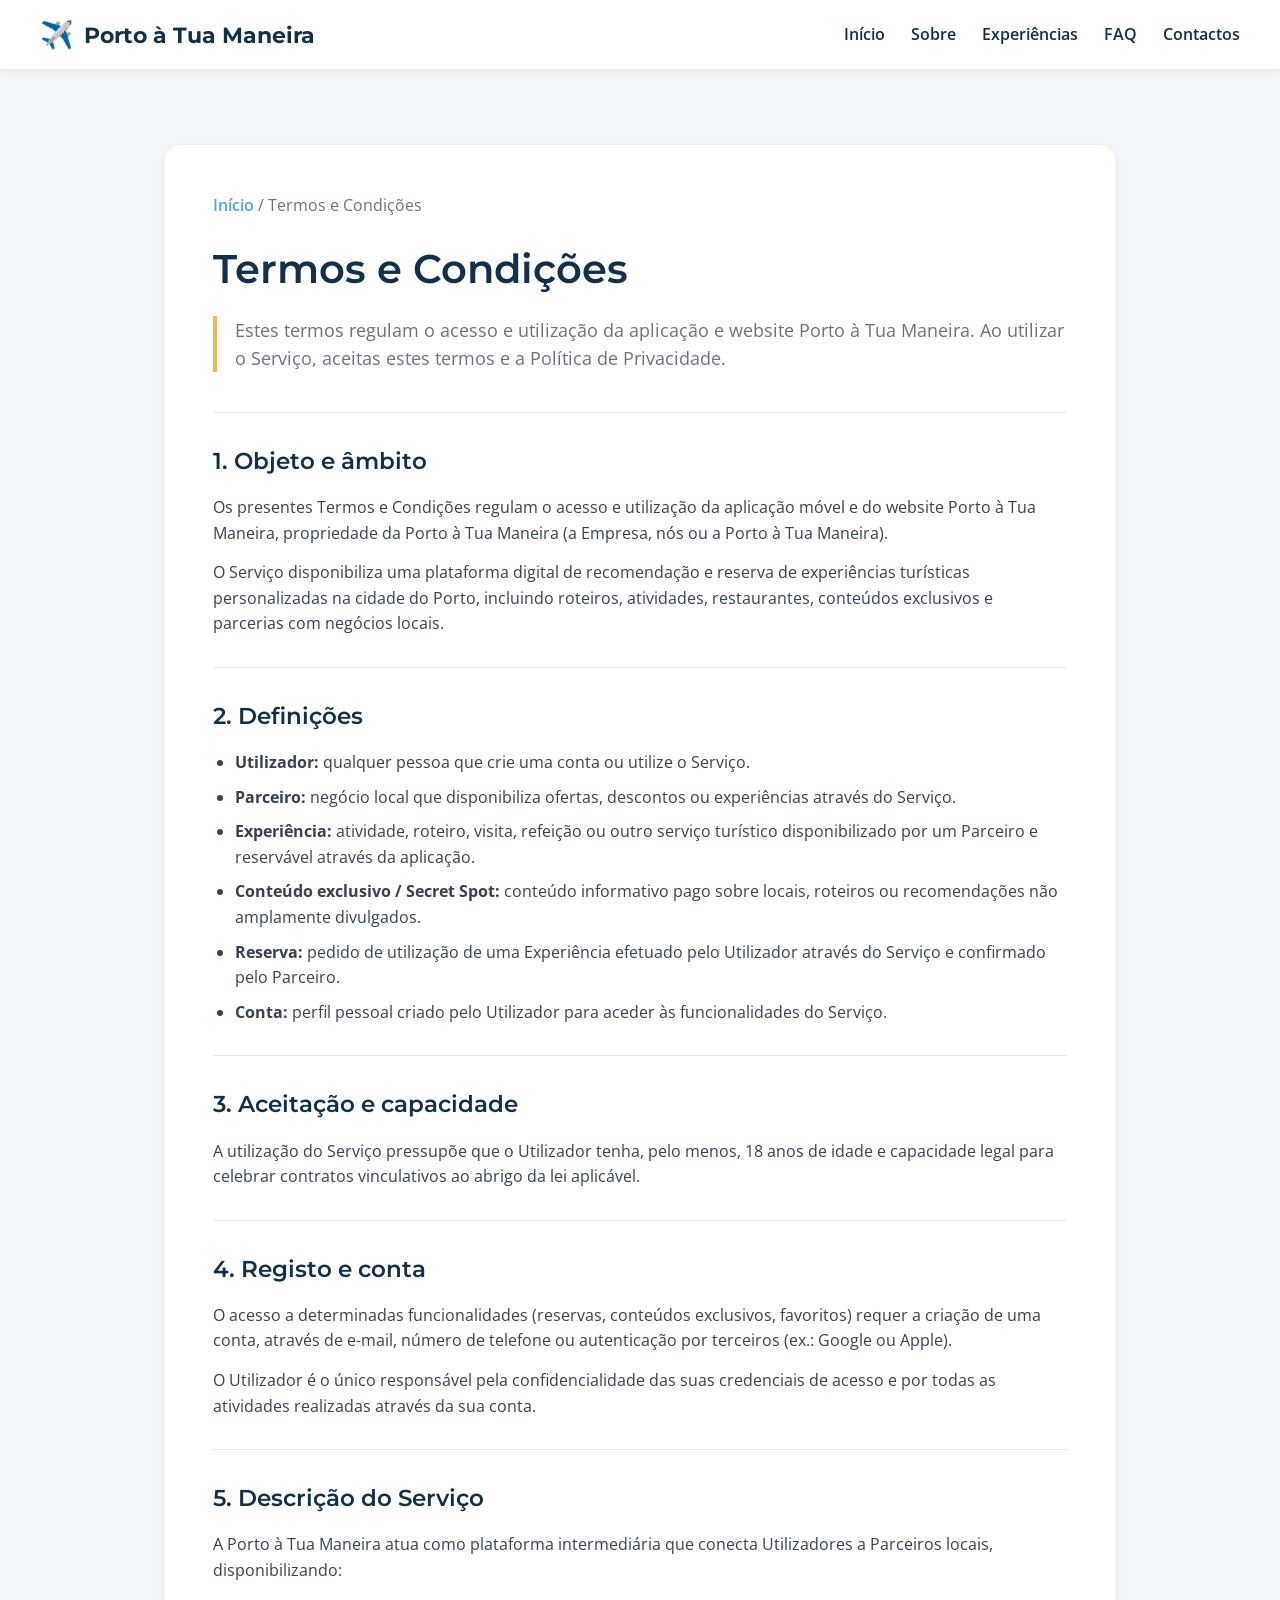
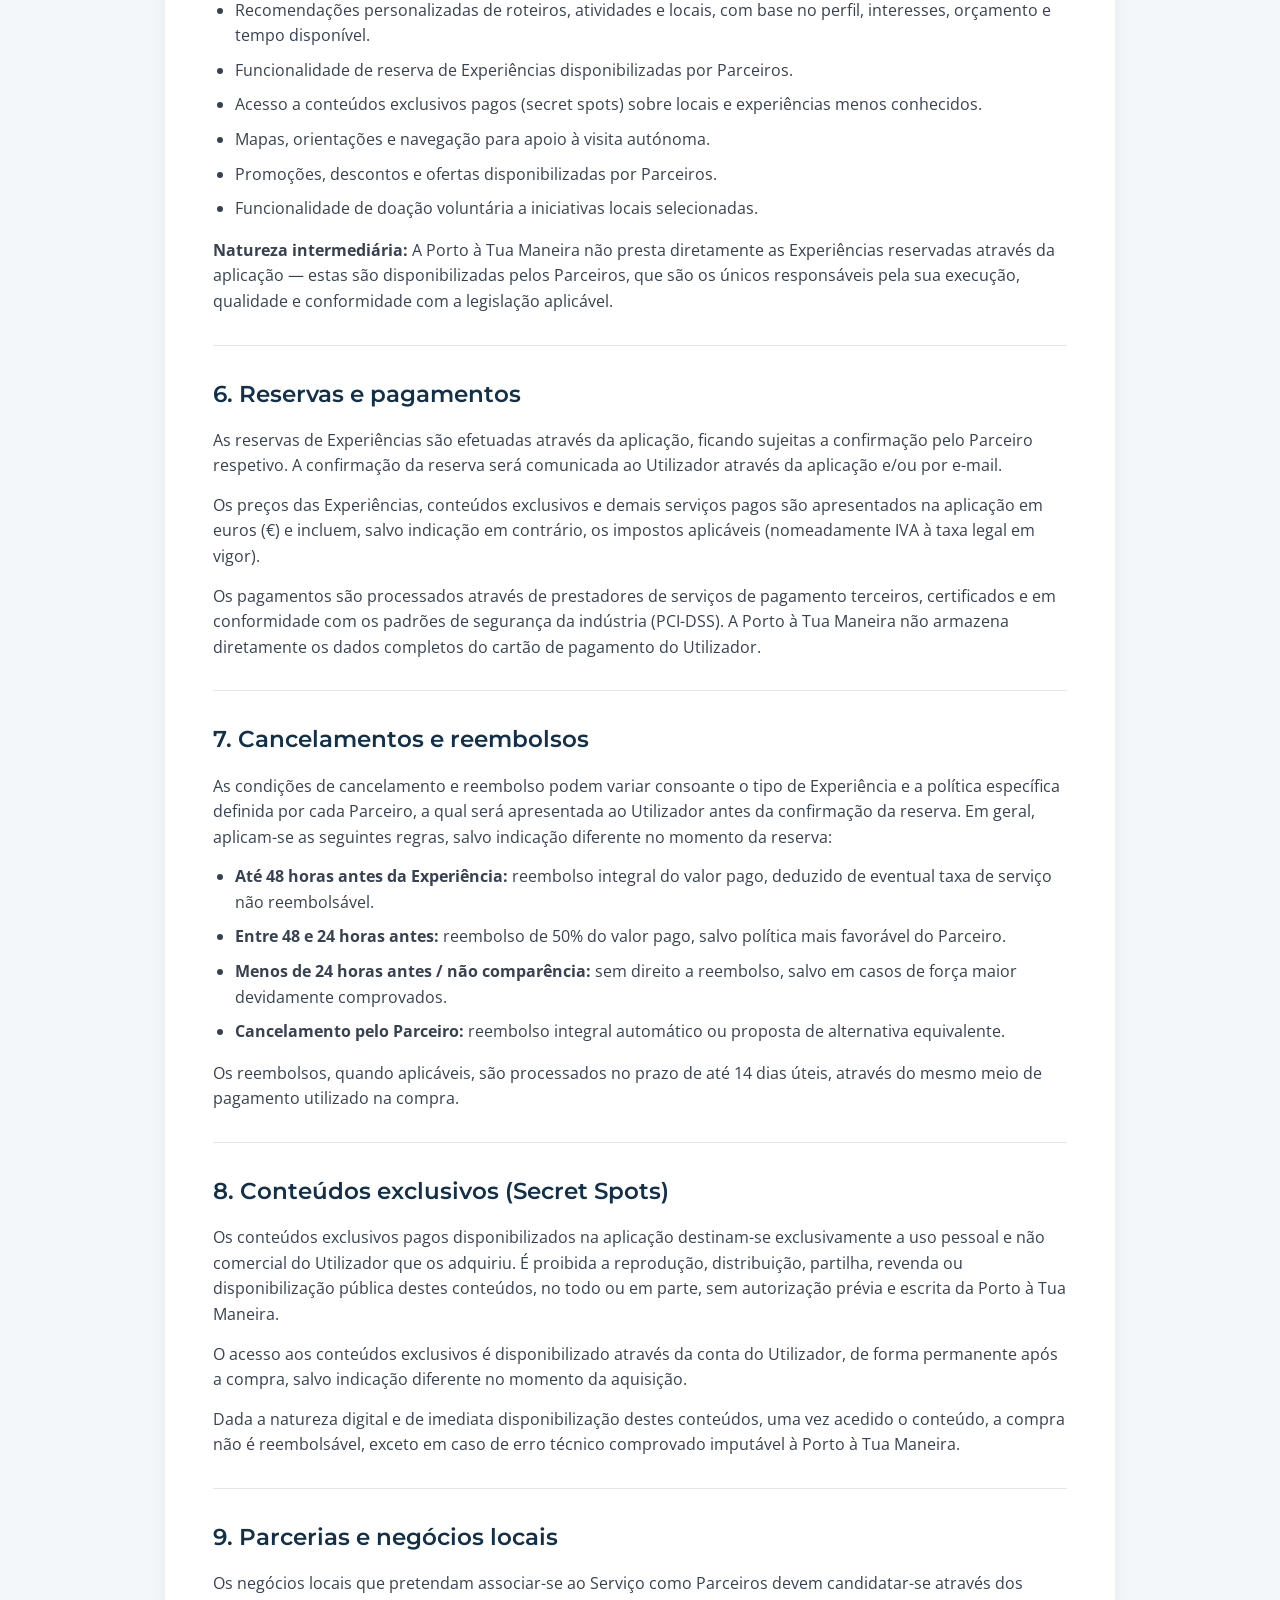
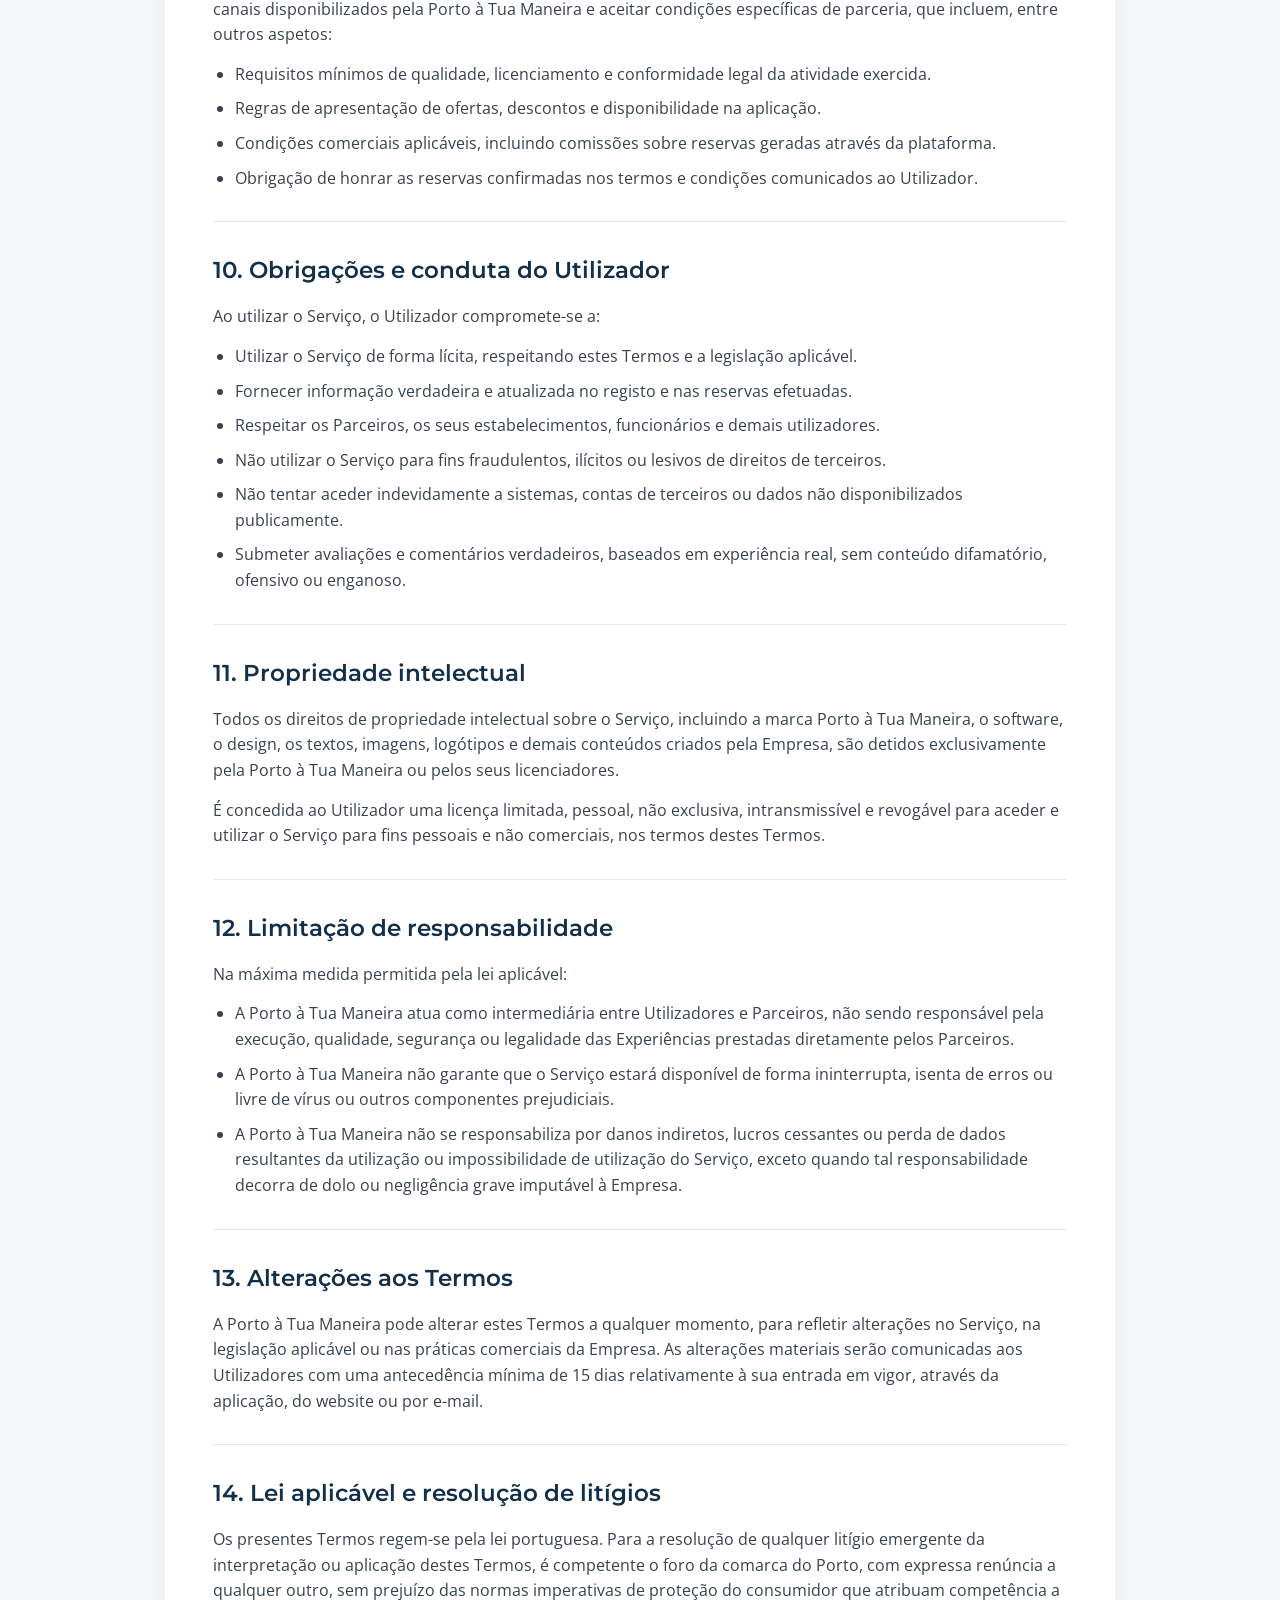
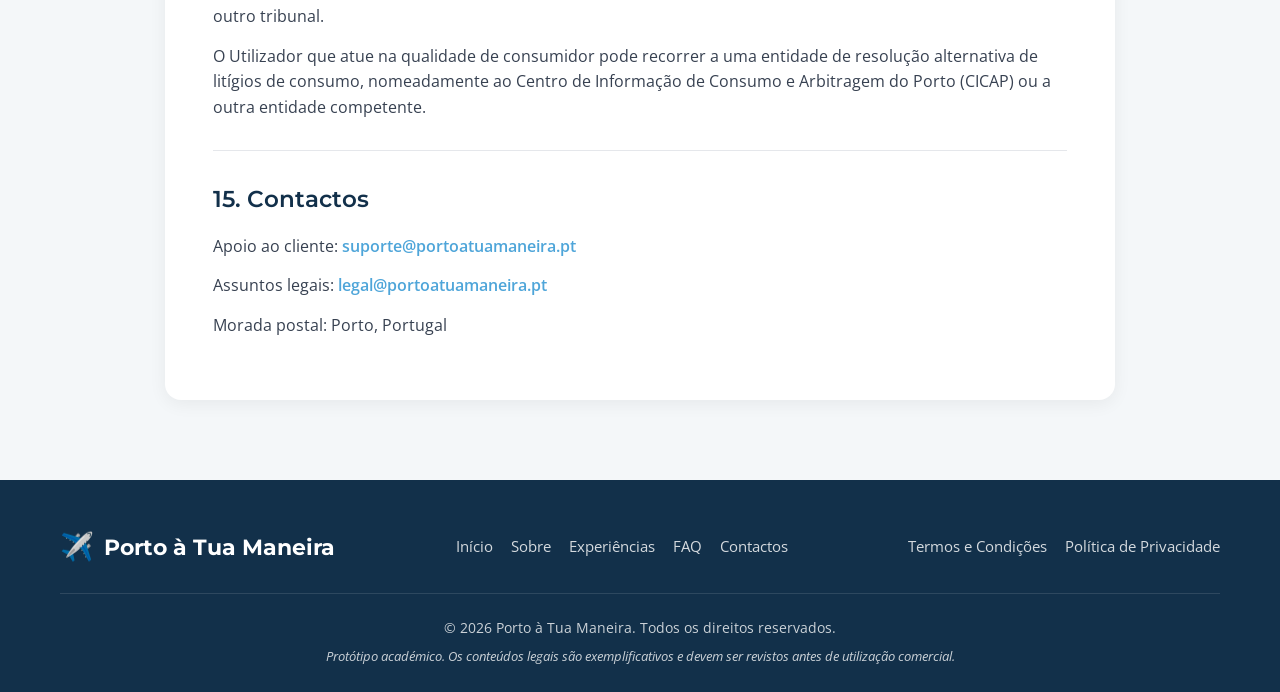
<file: termos.html>
<!DOCTYPE html>
<html lang="pt-PT">
<head>
    <meta charset="UTF-8">
    <meta name="viewport" content="width=device-width, initial-scale=1.0">
    <title>Termos e Condi&ccedil;&otilde;es | Porto &agrave; Tua Maneira</title>
    <link rel="stylesheet" href="styles.css">
    <link rel="preconnect" href="https://fonts.googleapis.com">
    <link rel="preconnect" href="https://fonts.gstatic.com" crossorigin>
    <link href="https://fonts.googleapis.com/css2?family=Montserrat:wght@400;600;700&family=Open+Sans:wght@400;600&display=swap" rel="stylesheet">
</head>
<body>
    <header>
        <nav class="navbar">
            <a class="logo" href="index.html"><span class="logo-icon">✈️</span><span class="logo-text">Porto &agrave; Tua Maneira</span></a>
            <button class="mobile-menu-btn" id="mobileMenuBtn" aria-label="Abrir menu"><span></span><span></span><span></span></button>
            <ul class="nav-links" id="navLinks">
                <li><a href="index.html">In&iacute;cio</a></li>
                <li><a href="index.html#sobre">Sobre</a></li>
                <li><a href="index.html#experiencias">Experi&ecirc;ncias</a></li>
                <li><a href="faqs.html">FAQ</a></li>
                <li><a href="index.html#contactos">Contactos</a></li>
            </ul>
        </nav>
    </header>

    <main class="legal-page">
        <div class="container legal-container">
            <p class="breadcrumb"><a href="index.html">In&iacute;cio</a> / Termos e Condi&ccedil;&otilde;es</p>
            <h1>Termos e Condi&ccedil;&otilde;es</h1>
            <p class="legal-intro">Estes termos regulam o acesso e utiliza&ccedil;&atilde;o da aplica&ccedil;&atilde;o e website Porto &agrave; Tua Maneira. Ao utilizar o Servi&ccedil;o, aceitas estes termos e a Pol&iacute;tica de Privacidade.</p>

            <section class="legal-section">
                <h2>1. Objeto e &acirc;mbito</h2>
                <p>Os presentes Termos e Condi&ccedil;&otilde;es regulam o acesso e utiliza&ccedil;&atilde;o da aplica&ccedil;&atilde;o m&oacute;vel e do website Porto &agrave; Tua Maneira, propriedade da Porto &agrave; Tua Maneira (a Empresa, n&oacute;s ou a Porto &agrave; Tua Maneira).</p>
                <p>O Servi&ccedil;o disponibiliza uma plataforma digital de recomenda&ccedil;&atilde;o e reserva de experi&ecirc;ncias tur&iacute;sticas personalizadas na cidade do Porto, incluindo roteiros, atividades, restaurantes, conte&uacute;dos exclusivos e parcerias com neg&oacute;cios locais.</p>
            </section>

            <section class="legal-section">
                <h2>2. Defini&ccedil;&otilde;es</h2>
                <ul>
                    <li><strong>Utilizador:</strong> qualquer pessoa que crie uma conta ou utilize o Servi&ccedil;o.</li>
                    <li><strong>Parceiro:</strong> neg&oacute;cio local que disponibiliza ofertas, descontos ou experi&ecirc;ncias atrav&eacute;s do Servi&ccedil;o.</li>
                    <li><strong>Experi&ecirc;ncia:</strong> atividade, roteiro, visita, refei&ccedil;&atilde;o ou outro servi&ccedil;o tur&iacute;stico disponibilizado por um Parceiro e reserv&aacute;vel atrav&eacute;s da aplica&ccedil;&atilde;o.</li>
                    <li><strong>Conte&uacute;do exclusivo / Secret Spot:</strong> conte&uacute;do informativo pago sobre locais, roteiros ou recomenda&ccedil;&otilde;es n&atilde;o amplamente divulgados.</li>
                    <li><strong>Reserva:</strong> pedido de utiliza&ccedil;&atilde;o de uma Experi&ecirc;ncia efetuado pelo Utilizador atrav&eacute;s do Servi&ccedil;o e confirmado pelo Parceiro.</li>
                    <li><strong>Conta:</strong> perfil pessoal criado pelo Utilizador para aceder &agrave;s funcionalidades do Servi&ccedil;o.</li>
                </ul>
            </section>

            <section class="legal-section">
                <h2>3. Aceita&ccedil;&atilde;o e capacidade</h2>
                <p>A utiliza&ccedil;&atilde;o do Servi&ccedil;o pressup&otilde;e que o Utilizador tenha, pelo menos, 18 anos de idade e capacidade legal para celebrar contratos vinculativos ao abrigo da lei aplic&aacute;vel.</p>
            </section>

            <section class="legal-section">
                <h2>4. Registo e conta</h2>
                <p>O acesso a determinadas funcionalidades (reservas, conte&uacute;dos exclusivos, favoritos) requer a cria&ccedil;&atilde;o de uma conta, atrav&eacute;s de e-mail, n&uacute;mero de telefone ou autentica&ccedil;&atilde;o por terceiros (ex.: Google ou Apple).</p>
                <p>O Utilizador &eacute; o &uacute;nico respons&aacute;vel pela confidencialidade das suas credenciais de acesso e por todas as atividades realizadas atrav&eacute;s da sua conta.</p>
            </section>

            <section class="legal-section">
                <h2>5. Descri&ccedil;&atilde;o do Servi&ccedil;o</h2>
                <p>A Porto &agrave; Tua Maneira atua como plataforma intermedi&aacute;ria que conecta Utilizadores a Parceiros locais, disponibilizando:</p>
                <ul>
                    <li>Recomenda&ccedil;&otilde;es personalizadas de roteiros, atividades e locais, com base no perfil, interesses, or&ccedil;amento e tempo dispon&iacute;vel.</li>
                    <li>Funcionalidade de reserva de Experi&ecirc;ncias disponibilizadas por Parceiros.</li>
                    <li>Acesso a conte&uacute;dos exclusivos pagos (secret spots) sobre locais e experi&ecirc;ncias menos conhecidos.</li>
                    <li>Mapas, orienta&ccedil;&otilde;es e navega&ccedil;&atilde;o para apoio &agrave; visita aut&oacute;noma.</li>
                    <li>Promo&ccedil;&otilde;es, descontos e ofertas disponibilizadas por Parceiros.</li>
                    <li>Funcionalidade de doa&ccedil;&atilde;o volunt&aacute;ria a iniciativas locais selecionadas.</li>
                </ul>
                <p><strong>Natureza intermedi&aacute;ria:</strong> A Porto &agrave; Tua Maneira n&atilde;o presta diretamente as Experi&ecirc;ncias reservadas atrav&eacute;s da aplica&ccedil;&atilde;o &mdash; estas s&atilde;o disponibilizadas pelos Parceiros, que s&atilde;o os &uacute;nicos respons&aacute;veis pela sua execu&ccedil;&atilde;o, qualidade e conformidade com a legisla&ccedil;&atilde;o aplic&aacute;vel.</p>
            </section>

            <section class="legal-section">
                <h2>6. Reservas e pagamentos</h2>
                <p>As reservas de Experi&ecirc;ncias s&atilde;o efetuadas atrav&eacute;s da aplica&ccedil;&atilde;o, ficando sujeitas a confirma&ccedil;&atilde;o pelo Parceiro respetivo. A confirma&ccedil;&atilde;o da reserva ser&aacute; comunicada ao Utilizador atrav&eacute;s da aplica&ccedil;&atilde;o e/ou por e-mail.</p>
                <p>Os pre&ccedil;os das Experi&ecirc;ncias, conte&uacute;dos exclusivos e demais servi&ccedil;os pagos s&atilde;o apresentados na aplica&ccedil;&atilde;o em euros (&euro;) e incluem, salvo indica&ccedil;&atilde;o em contr&aacute;rio, os impostos aplic&aacute;veis (nomeadamente IVA &agrave; taxa legal em vigor).</p>
                <p>Os pagamentos s&atilde;o processados atrav&eacute;s de prestadores de servi&ccedil;os de pagamento terceiros, certificados e em conformidade com os padr&otilde;es de seguran&ccedil;a da ind&uacute;stria (PCI-DSS). A Porto &agrave; Tua Maneira n&atilde;o armazena diretamente os dados completos do cart&atilde;o de pagamento do Utilizador.</p>
            </section>

            <section class="legal-section">
                <h2>7. Cancelamentos e reembolsos</h2>
                <p>As condi&ccedil;&otilde;es de cancelamento e reembolso podem variar consoante o tipo de Experi&ecirc;ncia e a pol&iacute;tica espec&iacute;fica definida por cada Parceiro, a qual ser&aacute; apresentada ao Utilizador antes da confirma&ccedil;&atilde;o da reserva. Em geral, aplicam-se as seguintes regras, salvo indica&ccedil;&atilde;o diferente no momento da reserva:</p>
                <ul>
                    <li><strong>At&eacute; 48 horas antes da Experi&ecirc;ncia:</strong> reembolso integral do valor pago, deduzido de eventual taxa de servi&ccedil;o n&atilde;o reembols&aacute;vel.</li>
                    <li><strong>Entre 48 e 24 horas antes:</strong> reembolso de 50% do valor pago, salvo pol&iacute;tica mais favor&aacute;vel do Parceiro.</li>
                    <li><strong>Menos de 24 horas antes / n&atilde;o compar&ecirc;ncia:</strong> sem direito a reembolso, salvo em casos de for&ccedil;a maior devidamente comprovados.</li>
                    <li><strong>Cancelamento pelo Parceiro:</strong> reembolso integral autom&aacute;tico ou proposta de alternativa equivalente.</li>
                </ul>
                <p>Os reembolsos, quando aplic&aacute;veis, s&atilde;o processados no prazo de at&eacute; 14 dias &uacute;teis, atrav&eacute;s do mesmo meio de pagamento utilizado na compra.</p>
            </section>

            <section class="legal-section">
                <h2>8. Conte&uacute;dos exclusivos (Secret Spots)</h2>
                <p>Os conte&uacute;dos exclusivos pagos disponibilizados na aplica&ccedil;&atilde;o destinam-se exclusivamente a uso pessoal e n&atilde;o comercial do Utilizador que os adquiriu. &Eacute; proibida a reprodu&ccedil;&atilde;o, distribui&ccedil;&atilde;o, partilha, revenda ou disponibiliza&ccedil;&atilde;o p&uacute;blica destes conte&uacute;dos, no todo ou em parte, sem autoriza&ccedil;&atilde;o pr&eacute;via e escrita da Porto &agrave; Tua Maneira.</p>
                <p>O acesso aos conte&uacute;dos exclusivos &eacute; disponibilizado atrav&eacute;s da conta do Utilizador, de forma permanente ap&oacute;s a compra, salvo indica&ccedil;&atilde;o diferente no momento da aquisi&ccedil;&atilde;o.</p>
                <p>Dada a natureza digital e de imediata disponibiliza&ccedil;&atilde;o destes conte&uacute;dos, uma vez acedido o conte&uacute;do, a compra n&atilde;o &eacute; reembols&aacute;vel, exceto em caso de erro t&eacute;cnico comprovado imput&aacute;vel &agrave; Porto &agrave; Tua Maneira.</p>
            </section>

            <section class="legal-section">
                <h2>9. Parcerias e neg&oacute;cios locais</h2>
                <p>Os neg&oacute;cios locais que pretendam associar-se ao Servi&ccedil;o como Parceiros devem candidatar-se atrav&eacute;s dos canais disponibilizados pela Porto &agrave; Tua Maneira e aceitar condi&ccedil;&otilde;es espec&iacute;ficas de parceria, que incluem, entre outros aspetos:</p>
                <ul>
                    <li>Requisitos m&iacute;nimos de qualidade, licenciamento e conformidade legal da atividade exercida.</li>
                    <li>Regras de apresenta&ccedil;&atilde;o de ofertas, descontos e disponibilidade na aplica&ccedil;&atilde;o.</li>
                    <li>Condi&ccedil;&otilde;es comerciais aplic&aacute;veis, incluindo comiss&otilde;es sobre reservas geradas atrav&eacute;s da plataforma.</li>
                    <li>Obriga&ccedil;&atilde;o de honrar as reservas confirmadas nos termos e condi&ccedil;&otilde;es comunicados ao Utilizador.</li>
                </ul>
            </section>

            <section class="legal-section">
                <h2>10. Obriga&ccedil;&otilde;es e conduta do Utilizador</h2>
                <p>Ao utilizar o Servi&ccedil;o, o Utilizador compromete-se a:</p>
                <ul>
                    <li>Utilizar o Servi&ccedil;o de forma l&iacute;cita, respeitando estes Termos e a legisla&ccedil;&atilde;o aplic&aacute;vel.</li>
                    <li>Fornecer informa&ccedil;&atilde;o verdadeira e atualizada no registo e nas reservas efetuadas.</li>
                    <li>Respeitar os Parceiros, os seus estabelecimentos, funcion&aacute;rios e demais utilizadores.</li>
                    <li>N&atilde;o utilizar o Servi&ccedil;o para fins fraudulentos, il&iacute;citos ou lesivos de direitos de terceiros.</li>
                    <li>N&atilde;o tentar aceder indevidamente a sistemas, contas de terceiros ou dados n&atilde;o disponibilizados publicamente.</li>
                    <li>Submeter avalia&ccedil;&otilde;es e coment&aacute;rios verdadeiros, baseados em experi&ecirc;ncia real, sem conte&uacute;do difamat&oacute;rio, ofensivo ou enganoso.</li>
                </ul>
            </section>

            <section class="legal-section">
                <h2>11. Propriedade intelectual</h2>
                <p>Todos os direitos de propriedade intelectual sobre o Servi&ccedil;o, incluindo a marca Porto &agrave; Tua Maneira, o software, o design, os textos, imagens, log&oacute;tipos e demais conte&uacute;dos criados pela Empresa, s&atilde;o detidos exclusivamente pela Porto &agrave; Tua Maneira ou pelos seus licenciadores.</p>
                <p>&Eacute; concedida ao Utilizador uma licen&ccedil;a limitada, pessoal, n&atilde;o exclusiva, intransmiss&iacute;vel e revog&aacute;vel para aceder e utilizar o Servi&ccedil;o para fins pessoais e n&atilde;o comerciais, nos termos destes Termos.</p>
            </section>

            <section class="legal-section">
                <h2>12. Limita&ccedil;&atilde;o de responsabilidade</h2>
                <p>Na m&aacute;xima medida permitida pela lei aplic&aacute;vel:</p>
                <ul>
                    <li>A Porto &agrave; Tua Maneira atua como intermedi&aacute;ria entre Utilizadores e Parceiros, n&atilde;o sendo respons&aacute;vel pela execu&ccedil;&atilde;o, qualidade, seguran&ccedil;a ou legalidade das Experi&ecirc;ncias prestadas diretamente pelos Parceiros.</li>
                    <li>A Porto &agrave; Tua Maneira n&atilde;o garante que o Servi&ccedil;o estar&aacute; dispon&iacute;vel de forma ininterrupta, isenta de erros ou livre de v&iacute;rus ou outros componentes prejudiciais.</li>
                    <li>A Porto &agrave; Tua Maneira n&atilde;o se responsabiliza por danos indiretos, lucros cessantes ou perda de dados resultantes da utiliza&ccedil;&atilde;o ou impossibilidade de utiliza&ccedil;&atilde;o do Servi&ccedil;o, exceto quando tal responsabilidade decorra de dolo ou neglig&ecirc;ncia grave imput&aacute;vel &agrave; Empresa.</li>
                </ul>
            </section>

            <section class="legal-section">
                <h2>13. Altera&ccedil;&otilde;es aos Termos</h2>
                <p>A Porto &agrave; Tua Maneira pode alterar estes Termos a qualquer momento, para refletir altera&ccedil;&otilde;es no Servi&ccedil;o, na legisla&ccedil;&atilde;o aplic&aacute;vel ou nas pr&aacute;ticas comerciais da Empresa. As altera&ccedil;&otilde;es materiais ser&atilde;o comunicadas aos Utilizadores com uma anteced&ecirc;ncia m&iacute;nima de 15 dias relativamente &agrave; sua entrada em vigor, atrav&eacute;s da aplica&ccedil;&atilde;o, do website ou por e-mail.</p>
            </section>

            <section class="legal-section">
                <h2>14. Lei aplic&aacute;vel e resolu&ccedil;&atilde;o de lit&iacute;gios</h2>
                <p>Os presentes Termos regem-se pela lei portuguesa. Para a resolu&ccedil;&atilde;o de qualquer lit&iacute;gio emergente da interpreta&ccedil;&atilde;o ou aplica&ccedil;&atilde;o destes Termos, &eacute; competente o foro da comarca do Porto, com expressa ren&uacute;ncia a qualquer outro, sem preju&iacute;zo das normas imperativas de prote&ccedil;&atilde;o do consumidor que atribuam compet&ecirc;ncia a outro tribunal.</p>
                <p>O Utilizador que atue na qualidade de consumidor pode recorrer a uma entidade de resolu&ccedil;&atilde;o alternativa de lit&iacute;gios de consumo, nomeadamente ao Centro de Informa&ccedil;&atilde;o de Consumo e Arbitragem do Porto (CICAP) ou a outra entidade competente.</p>
            </section>

            <section class="legal-section">
                <h2>15. Contactos</h2>
                <p>Apoio ao cliente: <a href="mailto:suporte@portoatuamaneira.pt">suporte@portoatuamaneira.pt</a></p>
                <p>Assuntos legais: <a href="mailto:legal@portoatuamaneira.pt">legal@portoatuamaneira.pt</a></p>
                <p>Morada postal: Porto, Portugal</p>
            </section>
        </div>
    </main>

    <footer>
        <div class="container">
            <div class="footer-content">
                <a class="footer-logo" href="index.html"><span class="logo-icon">✈️</span><span class="logo-text">Porto &agrave; Tua Maneira</span></a>
                <div class="footer-links"><a href="index.html">In&iacute;cio</a><a href="index.html#sobre">Sobre</a><a href="index.html#experiencias">Experi&ecirc;ncias</a><a href="faqs.html">FAQ</a><a href="index.html#contactos">Contactos</a></div>
                <div class="footer-legal"><a href="termos.html">Termos e Condi&ccedil;&otilde;es</a><a href="privacidade.html">Pol&iacute;tica de Privacidade</a></div>
            </div>
            <div class="footer-bottom"><p>&copy; 2026 Porto &agrave; Tua Maneira. Todos os direitos reservados.</p><p class="disclaimer">Prot&oacute;tipo acad&eacute;mico. Os conte&uacute;dos legais s&atilde;o exemplificativos e devem ser revistos antes de utiliza&ccedil;&atilde;o comercial.</p></div>
        </div>
    </footer>
    <script src="script.js"></script>
</body>
</html>
</file>
<file: styles.css>
/* Accessibility helpers and small adjustments added */
* { margin: 0; padding: 0; box-sizing: border-box; }
:root { --azul-escuro:#12304A; --azul-claro:#4EA5D9; --dourado:#F2B84B; --branco:#FFFFFF; --cinza-claro:#F4F7F9; --cinza:#6B7280; --cinza-escuro:#374151; }
html { scroll-behavior: smooth; }
body { font-family:'Open Sans',sans-serif; line-height:1.6; color:var(--cinza-escuro); background:var(--branco); }
h1,h2,h3,h4 { font-family:'Montserrat',sans-serif; font-weight:600; color:var(--azul-escuro); }
a { text-decoration:none; color:inherit; }
.container { max-width:1200px; margin:0 auto; padding:0 20px; }
.section { padding:80px 0; }
.section-title { text-align:center; font-size:2.5rem; margin-bottom:50px; }
.section-title::after { content:''; display:block; width:80px; height:4px; background:var(--dourado); margin:15px auto 0; border-radius:2px; }
.btn { display:inline-block; padding:14px 28px; border-radius:50px; font:600 1rem 'Montserrat',sans-serif; transition:.25s; cursor:pointer; border:none; }
.btn-primary { background:var(--dourado); color:var(--azul-escuro); }
.btn-primary:hover { background:#e5a83d; transform:translateY(-2px); box-shadow:0 5px 14px rgba(242,184,75,.38); }
.btn-secondary { background:transparent; color:var(--azul-claro); border:2px solid var(--azul-claro); }
.btn-secondary:hover { background:var(--azul-claro); color:#fff; }
header { position:fixed; top:0; left:0; width:100%; z-index:1000; background:rgba(255,255,255,.96); box-shadow:0 2px 10px rgba(0,0,0,.08); }
.navbar { max-width:1400px; margin:auto; padding:18px 40px; display:flex; justify-content:space-between; align-items:center; }
.logo,.footer-logo { display:flex; align-items:center; gap:10px; font:700 1.35rem 'Montserrat',sans-serif; color:var(--azul-escuro); }
.logo-icon { font-size:1.7rem; }
.nav-links { display:flex; list-style:none; gap:26px; }
.nav-links a { font-weight:600; color:var(--azul-escuro); }
.nav-links a:hover { color:var(--azul-claro); }
.mobile-menu-btn { display:none; background:none; border:0; cursor:pointer; }
.mobile-menu-btn span { display:block; width:25px; height:3px; background:var(--azul-escuro); margin:5px; border-radius:2px; }
.hero { min-height:100vh; display:flex; align-items:center; justify-content:center; text-align:center; position:relative; overflow:hidden; background:linear-gradient(135deg,var(--azul-escuro),var(--azul-claro)); }
.hero::before { content:''; position:absolute; inset:0; background:url('https://images.unsplash.com/photo-1570554520913-ce6a5c293633?w=1920&q=80') center/cover; opacity:.28; }
.hero-content { position:relative; z-index:1; max-width:850px; padding:20px; color:#fff; }
.hero h1 { color:#fff; font-size:3.5rem; margin-bottom:20px; text-shadow:2px 2px 5px rgba(0,0,0,.25); }
.hero p { font-size:1.25rem; margin-bottom:30px; }
.sobre-content,.contactos-grid { display:grid; grid-template-columns:1fr 1fr; gap:60px; align-items:center; }
.sobre-text p { margin-bottom:18px; font-size:1.08rem; }
.sobre-stats { display:grid; grid-template-columns:repeat(3,1fr); gap:16px; }
.stat-card { background:var(--cinza-claro); border-radius:12px; padding:28px 15px; text-align:center; }
.stat-card h3 { color:var(--dourado); font-size:2rem; }
.stat-card p { color:var(--cinza); }
.experiencias,.faq { background:var(--cinza-claro); }
.experiencias-grid { display:grid; grid-template-columns:repeat(auto-fit,minmax(230px,1fr)); gap:25px; }
.experiencia-card,.faq-item { background:#fff; border-radius:15px; padding:32px 25px; text-align:center; box-shadow:0 4px 10px rgba(0,0,0,.05); transition:.25s; }
.experiencia-card:hover { transform:translateY(-7px); box-shadow:0 12px 25px rgba(0,0,0,.1); }
.card-icon { font-size:3.2rem; margin-bottom:15px; }
.experiencia-card h3 { margin-bottom:12px; font-size:1.3rem; }
.experiencia-card p { color:var(--cinza); min-height:105px; margin-bottom:20px; }
.steps-grid { display:grid; grid-template-columns:repeat(3,1fr); gap:35px; margin-bottom:55px; }
.step-card { text-align:center; padding:20px; }
.step-number { width:62px; height:62px; margin:0 auto 20px; display:grid; place-items:center; border-radius:50%; background:var(--dourado); color:var(--azul-escuro); font:700 1.7rem 'Montserrat',sans-serif; }
.step-card h3 { margin-bottom:12px; }
.step-card p { color:var(--cinza); }
.cta-box { padding:45px 30px; text-align:center; border-radius:16px; background:linear-gradient(135deg,var(--azul-escuro),var(--azul-claro)); color:#fff; }
.cta-box h3 { color:#fff; font-size:1.8rem; margin-bottom:12px; }
.cta-box p { max-width:800px; margin:0 auto 25px; }
.faq-intro { max-width:750px; margin:auto; text-align:center; }
.faq-intro p { margin-bottom:25px; font-size:1.08rem; }
.contacto-info h3,.contacto-form h3 { font-size:1.7rem; margin-bottom:18px; }
.contacto-info > p { color:var(--cinza); margin-bottom:25px; }
.contacto-item { margin-bottom:16px; }
.contacto-item strong { color:var(--azul-escuro); }
.contacto-item p { color:var(--cinza); }
.social-links { display:flex; flex-wrap:wrap; gap:10px; margin-top:25px; }
.social-link { background:var(--azul-claro); color:#fff; padding:9px 16px; border-radius:25px; font-weight:600; }
.contacto-form { background:var(--cinza-claro); border-radius:16px; padding:35px; }
.form-group { margin-bottom:18px; }
.form-group label { display:block; margin-bottom:7px; font-weight:600; color:var(--azul-escuro); }
.form-group input,.form-group select,.form-group textarea { width:100%; padding:12px; border:2px solid #e5e7eb; border-radius:8px; font:1rem 'Open Sans',sans-serif; }
.form-group input:focus,.form-group select:focus,.form-group textarea:focus { outline:none; border-color:var(--azul-claro); }
.legal-page { padding:145px 0 80px; background:var(--cinza-claro); }
.legal-container { max-width:950px; background:#fff; border-radius:16px; padding:48px; box-shadow:0 4px 18px rgba(0,0,0,.06); }
.breadcrumb { margin-bottom:18px; color:var(--cinza); }
.breadcrumb a { color:var(--azul-claro); font-weight:600; }
.legal-container > h1 { font-size:2.5rem; margin-bottom:15px; }
.legal-intro { font-size:1.1rem; color:var(--cinza); border-left:4px solid var(--dourado); padding-left:18px; margin-bottom:40px; }
.legal-section { border-top:1px solid #e5e7eb; padding:30px 0 0; margin-top:30px; }
.legal-section h2 { font-size:1.45rem; margin-bottom:15px; }
.legal-section h3 { font-size:1.15rem; margin:20px 0 8px; }
.legal-section p { margin-bottom:14px; }
.legal-section ul { padding-left:22px; margin-bottom:16px; }
.legal-section li { margin-bottom:9px; }
.legal-section a { color:var(--azul-claro); font-weight:600; }
details { border:1px solid #e5e7eb; border-radius:9px; padding:0 17px; margin:12px 0; background:#fff; }
summary { cursor:pointer; padding:15px 28px 15px 0; font:600 1.04rem 'Montserrat',sans-serif; color:var(--azul-escuro); }
details p { color:var(--cinza-escuro); padding-bottom:16px; }
footer { background:var(--azul-escuro); color:#fff; padding:50px 0 25px; }
.footer-content { display:flex; justify-content:space-between; align-items:center; flex-wrap:wrap; gap:25px; margin-bottom:30px; }
.footer-logo { color:#fff; }
.footer-links,.footer-legal { display:flex; flex-wrap:wrap; gap:18px; }
.footer-links a,.footer-legal a { color:#fff; opacity:.82; font-size:.92rem; }
.footer-links a:hover,.footer-legal a:hover { opacity:1; }
.footer-bottom { border-top:1px solid rgba(255,255,255,.15); padding-top:22px; text-align:center; font-size:.9rem; opacity:.78; }
.disclaimer { margin-top:7px; font-style:italic; font-size:.82rem; }

/* Accessibility utilities */
.skip-link { position:fixed; left:12px; top:12px; background:#12304A; color:#fff; padding:10px 14px; border-radius:6px; z-index:2000; transform:translateY(-120%); transition:transform .18s ease; }
.skip-link:focus { transform:translateY(0); outline:3px solid var(--dourado); }
.sr-only { position:absolute; width:1px; height:1px; padding:0; margin:-1px; overflow:hidden; clip:rect(0,0,0,0); white-space:nowrap; border:0; }
.sr-only-visible { position:static; width:auto; height:auto; margin:0 0 12px 0; overflow:visible; clip:auto; white-space:normal; }

/* Responsive tweaks */
@media(max-width:900px){ .sobre-content,.contactos-grid,.steps-grid { grid-template-columns:1fr; } .sobre-stats { max-width:550px; margin:auto; } }
@media(max-width:768px){ .navbar { padding:14px 20px; } .mobile-menu-btn { display:block; } .nav-links { position:fixed; top:67px; left:0; right:0; background:#fff; flex-direction:column; padding:18px 20px; gap:12px; transform:translateY(-4%); transition:transform .2s ease; } .nav-links.active { transform:translateY(0); } }
@media(max-width:480px){ .logo-text { font-size:1rem; } .hero h1 { font-size:2rem; } .hero p { font-size:1.05rem; } .sobre-stats { grid-template-columns:1fr; } .experiencia-card p { min-height:auto; } }
</file>
